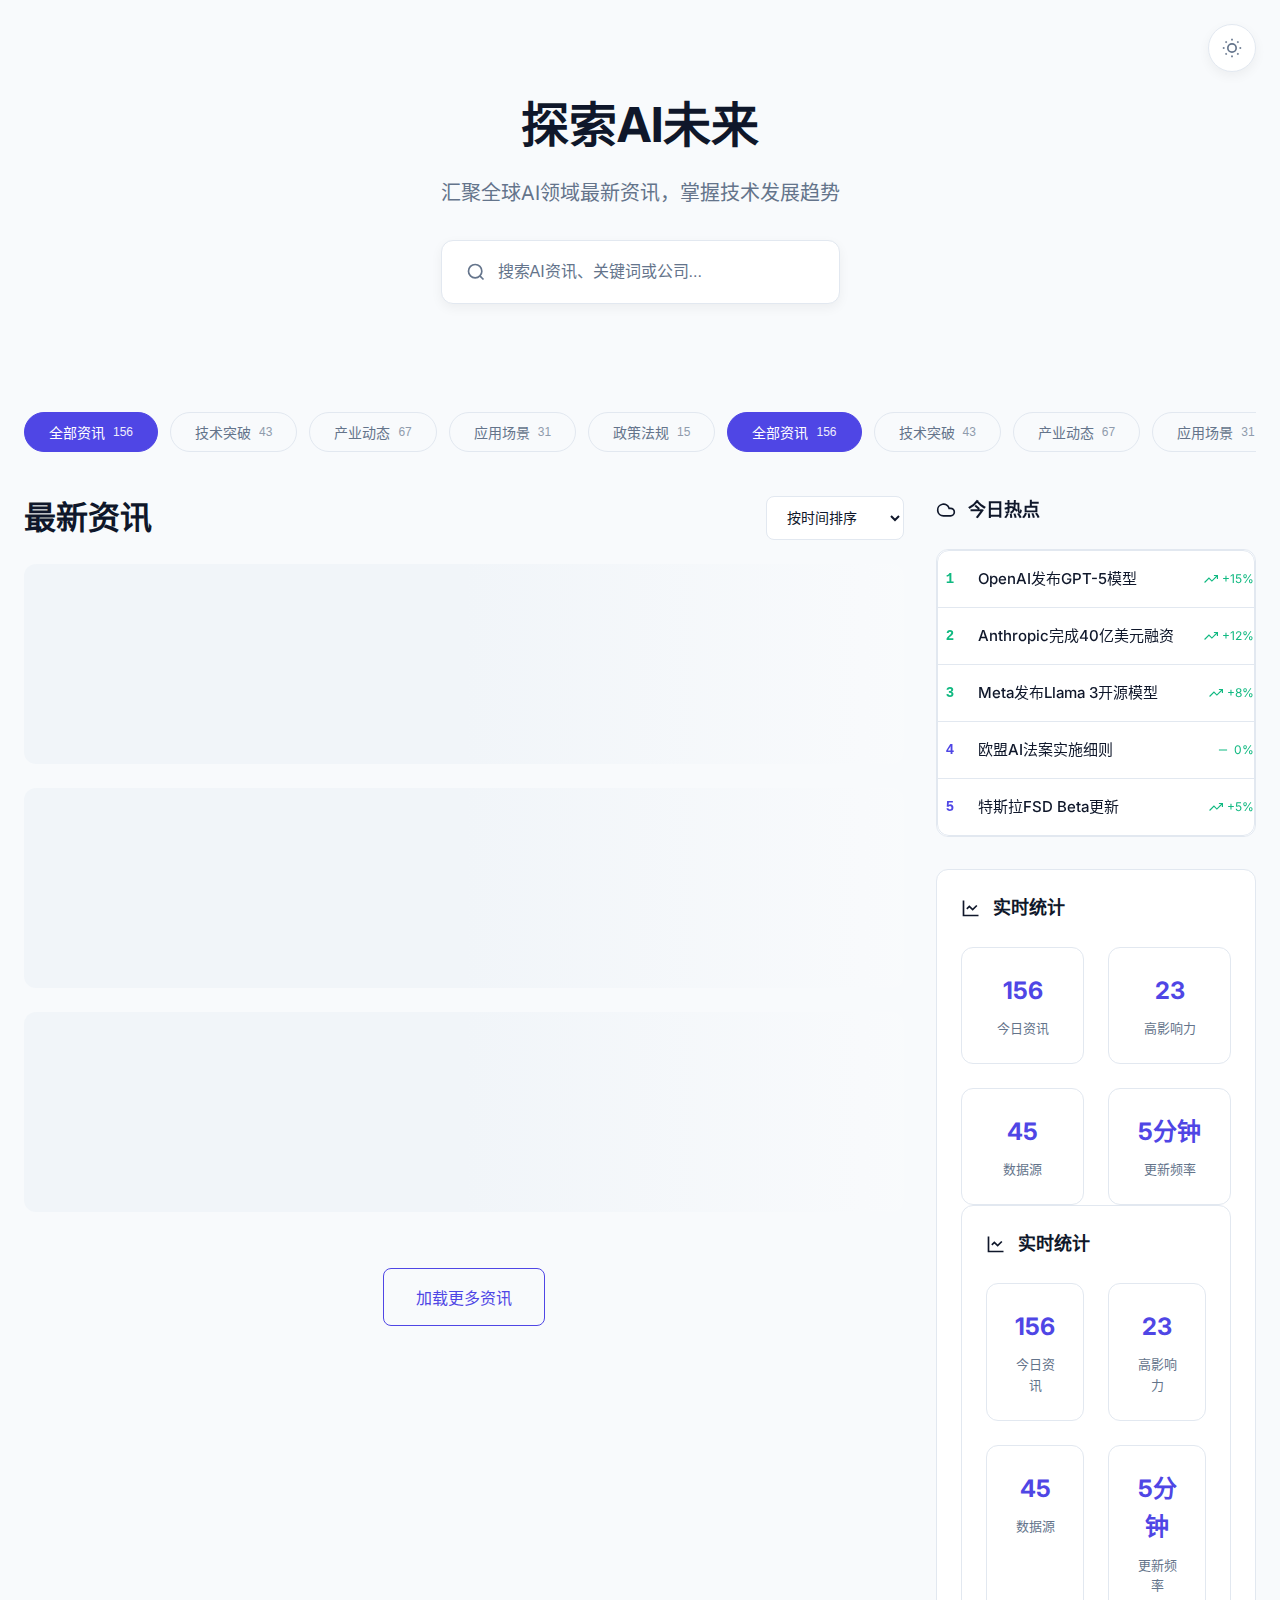
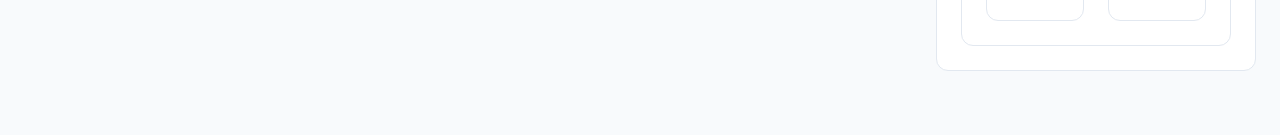
<file: index.html>
<!DOCTYPE html>
<html lang="zh-CN">
<head>
    <meta charset="UTF-8">
    <meta name="viewport" content="width=device-width, initial-scale=1.0">
    <title>AI信息聚合平台 - 探索AI未来</title>
    <link rel="preconnect" href="https://fonts.googleapis.com">
    <link rel="preconnect" href="https://fonts.gstatic.com" crossorigin>
    <link href="https://fonts.googleapis.com/css2?family=Inter:wght@400;500;600;700&display=swap" rel="stylesheet">
    <link rel="stylesheet" href="styles/main.css">
    <link rel="stylesheet" href="styles/components.css">
    <link rel="stylesheet" href="styles/responsive.css">
</head>
<body>
    <!-- 主题切换按钮 -->
    <button id="themeToggle" class="theme-toggle" aria-label="切换主题">
        <svg class="sun-icon" width="20" height="20" viewBox="0 0 24 24" fill="none" stroke="currentColor" stroke-width="2">
            <circle cx="12" cy="12" r="5"/>
            <line x1="12" y1="1" x2="12" y2="3"/>
            <line x1="12" y1="21" x2="12" y2="23"/>
            <line x1="4.22" y1="4.22" x2="5.64" y2="5.64"/>
            <line x1="18.36" y1="18.36" x2="19.78" y2="19.78"/>
            <line x1="1" y1="12" x2="3" y2="12"/>
            <line x1="21" y1="12" x2="23" y2="12"/>
            <line x1="4.22" y1="19.78" x2="5.64" y2="18.36"/>
            <line x1="18.36" y1="5.64" x2="19.78" y2="4.22"/>
        </svg>
        <svg class="moon-icon" width="20" height="20" viewBox="0 0 24 24" fill="none" stroke="currentColor" stroke-width="2">
            <path d="M21 12.79A9 9 0 1 1 11.21 3 7 7 0 0 0 21 12.79z"/>
        </svg>
    </button>

    <!-- 主容器 -->
    <div class="container">
        <!-- Hero搜索区域 -->
        <section class="hero">
            <div class="hero-content">
                <h1 class="hero-title">探索AI未来</h1>
                <p class="hero-subtitle">汇聚全球AI领域最新资讯，掌握技术发展趋势</p>
                
                <!-- 搜索框 -->
                <div class="search-container">
                    <div class="search-box">
                        <svg class="search-icon" width="20" height="20" viewBox="0 0 24 24" fill="none" stroke="currentColor" stroke-width="2">
                            <circle cx="11" cy="11" r="8"/>
                            <path d="m21 21-4.35-4.35"/>
                        </svg>
                        <input 
                            type="text" 
                            id="searchInput" 
                            placeholder="搜索AI资讯、关键词或公司..." 
                            class="search-input"
                        >
                        <button id="clearSearch" class="clear-search" style="display: none;">
                            <svg width="16" height="16" viewBox="0 0 24 24" fill="none" stroke="currentColor" stroke-width="2">
                                <line x1="18" y1="6" x2="6" y2="18"/>
                                <line x1="6" y1="6" x2="18" y2="18"/>
                            </svg>
                        </button>
                    </div>
                </div>
            </div>
        </section>

        <!-- 分类筛选栏 -->
        <section class="filter-section">
            <div class="filter-container">
                <button class="filter-pill active" data-category="all">
                    全部资讯
                    <span class="count">156</span>
                </button>
                <button class="filter-pill" data-category="tech">
                    技术突破
                    <span class="count">43</span>
                </button>
                <button class="filter-pill" data-category="industry">
                    产业动态
                    <span class="count">67</span>
                </button>
                <button class="filter-pill" data-category="application">
                    应用场景
                    <span class="count">31</span>
                </button>
                <button class="filter-pill" data-category="policy">
                    政策法规
                    <span class="count">15</span>
                </button>
            </div>
        </section>

        <!-- 主要内容区域 -->
        <main class="main-content">
            <!-- 左侧信息流 -->
            <section class="content-stream">
                <div class="stream-header">
                    <h2 class="section-title">最新资讯</h2>
                    <div class="sort-options">
                        <select id="sortSelect" class="sort-select">
                            <option value="time">按时间排序</option>
                            <option value="importance">按重要性排序</option>
                            <option value="relevance">按相关性排序</option>
                        </select>
                    </div>
                </div>
                
                <!-- 信息流容器 -->
                <div id="newsContainer" class="news-container">
                    <!-- 新闻卡片将通过JavaScript动态生成 -->
                </div>
                
                <!-- 加载更多按钮 -->
                <div class="load-more-container">
                    <button id="loadMore" class="load-more-btn">
                        加载更多资讯
                    </button>
                </div>
            </section>

            <!-- 右侧边栏 -->
            <aside class="sidebar">
                <!-- 每日热点 -->
                <div class="hot-section">
                    <h3 class="sidebar-title">
                        <svg width="20" height="20" viewBox="0 0 24 24" fill="none" stroke="currentColor" stroke-width="2">
                            <path d="M17.5 19H9a7 7 0 1 1 6.71-9h1.79a4.5 4.5 0 1 1 0 9Z"/>
                        </svg>
                        今日热点
                    </h3>
                    <div class="hot-list" id="hotList">
                        <!-- 热点列表将通过JavaScript动态生成 -->
                    </div>
                </div>

                <!-- 数据统计 -->
                <div class="stats-section">
                    <h3 class="sidebar-title">
                        <svg width="20" height="20" viewBox="0 0 24 24" fill="none" stroke="currentColor" stroke-width="2">
                            <path d="M3 3v18h18"/>
                            <path d="m19 9-5 5-4-4-3 3"/>
                        </svg>
                        实时统计
                    </h3>
                    <div class="stats-grid">
                        <div class="stat-item">
                            <div class="stat-number" id="totalNews">156</div>
                            <div class="stat-label">今日资讯</div>
                        </div>
                        <div class="stat-item">
                            <div class="stat-number" id="highImpact">23</div>
                            <div class="stat-label">高影响力</div>
                        </div>
                        <div class="stat-item">
                            <div class="stat-number" id="dataSources">45</div>
                            <div class="stat-label">数据源</div>
                        </div>
                        <div class="stat-item">
                            <div class="stat-number" id="updateFreq">5分钟</div>
                            <div class="stat-label">更新频率</div>
                        </div>
                    </div>
                </div>
            </aside>
        </main>
    </div>

    <!-- JavaScript -->
    <script src="data/mockData.js"></script>
    <script src="js/utils.js"></script>
    <script src="js/components.js"></script>
    <script src="js/main.js"></script>
</body>
</html>
</file>
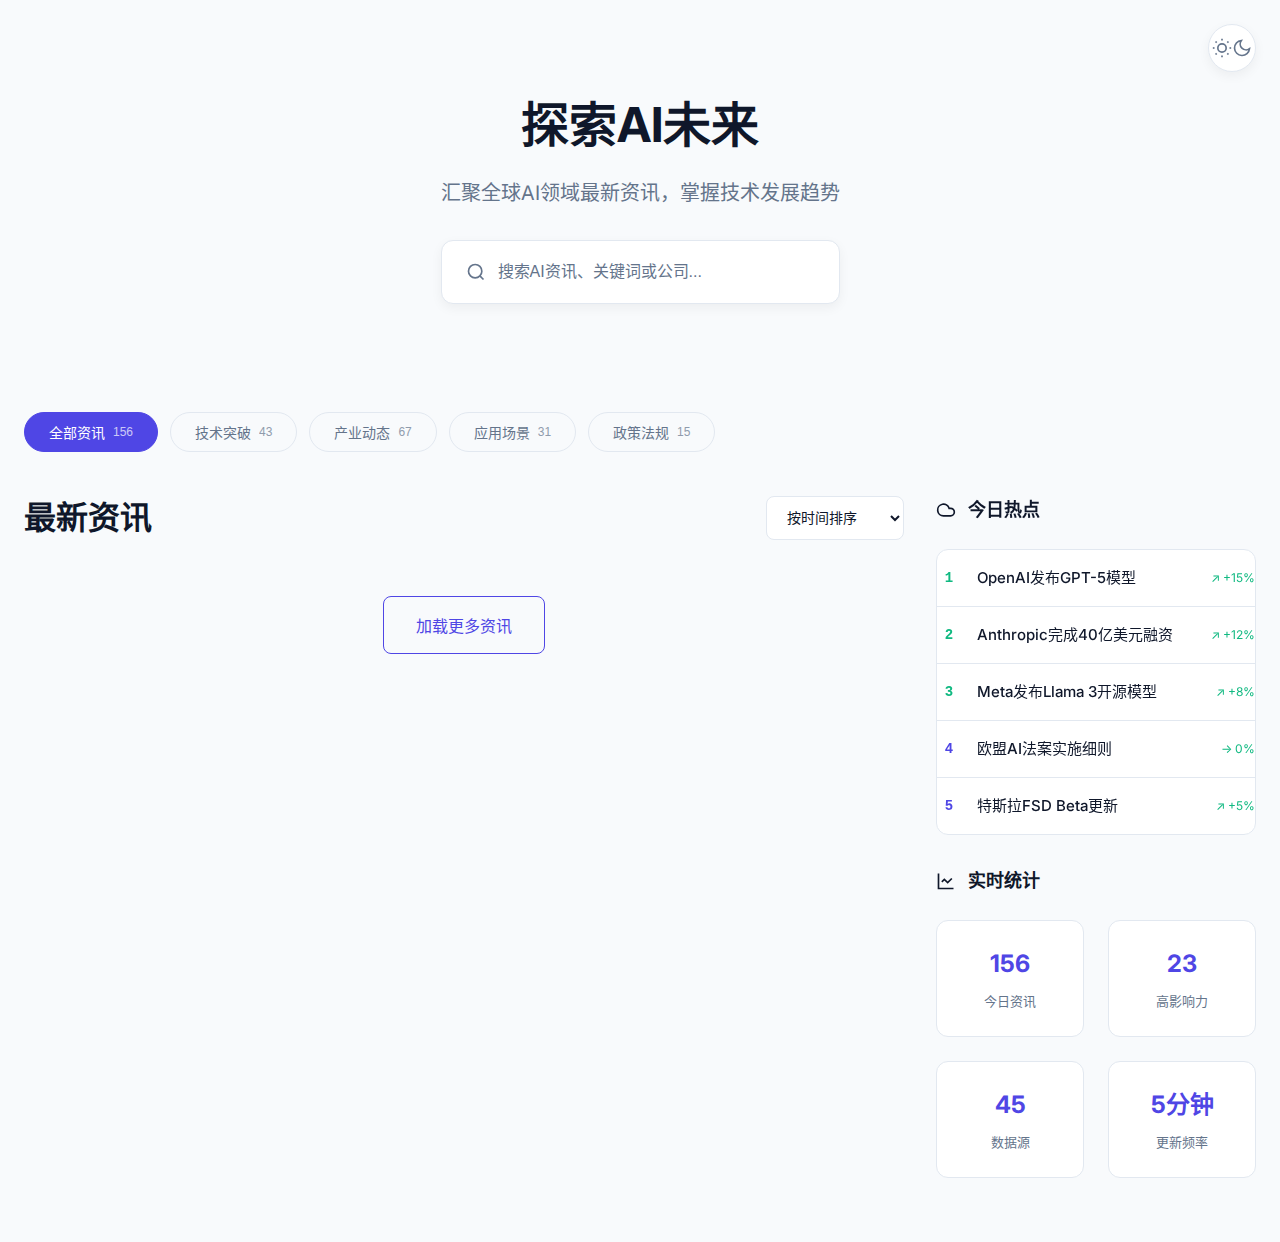
<file: AI信息聚合平台-单文件版.html>
<!DOCTYPE html>
<html lang="zh-CN">
<head>
    <meta charset="UTF-8">
    <meta name="viewport" content="width=device-width, initial-scale=1.0">
    <title>AI信息聚合平台 - 探索AI未来</title>
    <link rel="preconnect" href="https://fonts.googleapis.com">
    <link rel="preconnect" href="https://fonts.gstatic.com" crossorigin>
    <link href="https://fonts.googleapis.com/css2?family=Inter:wght@400;500;600;700&display=swap" rel="stylesheet">
    <style>
        /* ===============================================
           AI信息聚合平台 - 自包含版本
           单文件包含所有样式和功能
           =============================================== */
        
        /* CSS变量定义 - 支持主题切换 */
        :root {
          /* 主色调 */
          --primary-500: #4F46E5;
          --primary-600: #4338CA;
          --primary-100: #E0E7FF;
          
          /* 中性色 - 浅色主题 */
          --bg-page-light: #F8FAFC;
          --bg-surface-light: #FFFFFF;
          --border-light: #E2E8F0;
          --text-primary-light: #0F172A;
          --text-secondary-light: #64748B;
          
          /* 语义色 */
          --color-high-impact: #10B981;
          --color-medium-impact: #F59E0B;
          --color-tag-bg-light: #F1F5F9;
          
          /* 间距系统 (4px Grid) */
          --space-xs: 8px;
          --space-sm: 12px;
          --space-md: 16px;
          --space-lg: 24px;
          --space-xl: 32px;
          --space-xxl: 64px;
          
          /* 圆角 */
          --radius-card: 12px;
          --radius-pill: 999px;
          --radius-button: 8px;
          
          /* 阴影 */
          --shadow-card: 0 4px 12px rgba(0, 0, 0, 0.05);
          --shadow-card-hover: 0 12px 24px -8px rgba(0, 0, 0, 0.12);
          
          /* 字体 */
          --font-family: 'Inter', 'San Francisco', system-ui, -apple-system, sans-serif;
          
          /* 过渡动画 */
          --transition-fast: all 0.2s cubic-bezier(0.4, 0, 0.2, 1);
          --transition-normal: all 0.25s cubic-bezier(0.4, 0, 0.2, 1);
        }

        /* 深色主题 */
        [data-theme="dark"] {
          --bg-page-light: #0F172A;
          --bg-surface-light: #1E293B;
          --border-light: #334155;
          --text-primary-light: #F8FAFC;
          --text-secondary-light: #94A3B8;
          --color-tag-bg-light: #334155;
        }

        /* 基础重置 */
        * {
          margin: 0;
          padding: 0;
          box-sizing: border-box;
        }

        html {
          scroll-behavior: smooth;
        }

        body {
          font-family: var(--font-family);
          font-size: 16px;
          line-height: 1.6;
          color: var(--text-primary-light);
          background-color: var(--bg-page-light);
          transition: var(--transition-normal);
          -webkit-font-smoothing: antialiased;
          -moz-osx-font-smoothing: grayscale;
        }

        /* 主题切换按钮 */
        .theme-toggle {
          position: fixed;
          top: var(--space-lg);
          right: var(--space-lg);
          z-index: 1000;
          width: 48px;
          height: 48px;
          border: 1px solid var(--border-light);
          border-radius: var(--radius-pill);
          background: var(--bg-surface-light);
          color: var(--text-secondary-light);
          cursor: pointer;
          display: flex;
          align-items: center;
          justify-content: center;
          transition: var(--transition-fast);
          box-shadow: var(--shadow-card);
        }

        .theme-toggle:hover {
          color: var(--primary-500);
          transform: translateY(-2px);
          box-shadow: var(--shadow-card-hover);
        }

        [data-theme="dark"] .sun-icon {
          display: none;
        }

        [data-theme="light"] .moon-icon {
          display: none;
        }

        /* 主容器 */
        .container {
          max-width: 1280px;
          margin: 0 auto;
          padding: 0 var(--space-lg);
        }

        /* Hero区域 */
        .hero {
          min-height: 400px;
          display: flex;
          align-items: center;
          justify-content: center;
          text-align: center;
          padding: var(--space-xxl) 0;
        }

        .hero-content {
          max-width: 800px;
        }

        .hero-title {
          font-size: 48px;
          font-weight: 700;
          line-height: 1.2;
          margin-bottom: var(--space-lg);
          color: var(--text-primary-light);
        }

        .hero-subtitle {
          font-size: 20px;
          color: var(--text-secondary-light);
          margin-bottom: var(--space-xl);
          line-height: 1.5;
        }

        /* 搜索容器 */
        .search-container {
          max-width: 600px;
          margin: 0 auto;
        }

        .search-box {
          position: relative;
          display: flex;
          align-items: center;
          height: 64px;
          background: var(--bg-surface-light);
          border: 1px solid var(--border-light);
          border-radius: var(--radius-card);
          padding: 0 var(--space-lg);
          box-shadow: var(--shadow-card);
          transition: var(--transition-fast);
        }

        .search-box:focus-within {
          border-color: var(--primary-500);
          box-shadow: 0 0 0 4px var(--primary-100), var(--shadow-card);
        }

        .search-icon {
          color: var(--text-secondary-light);
          margin-right: var(--space-sm);
          flex-shrink: 0;
        }

        .search-input {
          flex: 1;
          border: none;
          outline: none;
          font-size: 16px;
          background: transparent;
          color: var(--text-primary-light);
        }

        .search-input::placeholder {
          color: var(--text-secondary-light);
        }

        /* 筛选区域 */
        .filter-section {
          margin-bottom: var(--space-xl);
        }

        .filter-container {
          display: flex;
          gap: var(--space-sm);
          overflow-x: auto;
          padding: var(--space-sm) 0;
          -webkit-overflow-scrolling: touch;
        }

        .filter-container::-webkit-scrollbar {
          display: none;
        }

        .filter-pill {
          display: flex;
          align-items: center;
          gap: var(--space-xs);
          height: 40px;
          padding: 0 var(--space-lg);
          border: 1px solid var(--border-light);
          border-radius: var(--radius-pill);
          background: transparent;
          color: var(--text-secondary-light);
          font-size: 14px;
          font-weight: 500;
          cursor: pointer;
          transition: var(--transition-fast);
          white-space: nowrap;
          flex-shrink: 0;
        }

        .filter-pill:hover {
          border-color: var(--primary-500);
          color: var(--text-primary-light);
        }

        .filter-pill.active {
          background: var(--primary-500);
          border-color: var(--primary-500);
          color: white;
        }

        .filter-pill .count {
          font-size: 12px;
          opacity: 0.7;
        }

        /* 主要内容区域 */
        .main-content {
          display: grid;
          grid-template-columns: 1fr 320px;
          gap: var(--space-xl);
          margin-bottom: var(--space-xxl);
        }

        /* 信息流区域 */
        .content-stream {
          min-height: 600px;
        }

        .stream-header {
          display: flex;
          justify-content: space-between;
          align-items: center;
          margin-bottom: var(--space-lg);
        }

        .section-title {
          font-size: 32px;
          font-weight: 600;
          line-height: 1.25;
          color: var(--text-primary-light);
        }

        .sort-select {
          padding: var(--space-sm) var(--space-md);
          border: 1px solid var(--border-light);
          border-radius: var(--radius-button);
          background: var(--bg-surface-light);
          color: var(--text-primary-light);
          font-size: 14px;
          cursor: pointer;
          transition: var(--transition-fast);
        }

        .sort-select:hover {
          border-color: var(--primary-500);
        }

        /* 新闻容器 */
        .news-container {
          display: flex;
          flex-direction: column;
          gap: var(--space-lg);
        }

        /* 新闻卡片 */
        .news-card {
          background: var(--bg-surface-light);
          border: 1px solid var(--border-light);
          border-radius: var(--radius-card);
          padding: var(--space-lg);
          transition: var(--transition-fast);
          cursor: pointer;
          position: relative;
          overflow: hidden;
        }

        .news-card:hover {
          transform: translateY(-4px);
          box-shadow: var(--shadow-card-hover);
          border-color: var(--primary-500);
        }

        .news-card::before {
          content: '';
          position: absolute;
          top: 0;
          left: 0;
          right: 0;
          height: 3px;
          background: linear-gradient(90deg, var(--primary-500), var(--primary-600));
          transform: scaleX(0);
          transition: transform 0.3s ease;
        }

        .news-card:hover::before {
          transform: scaleX(1);
        }

        /* 卡片头部 */
        .card-header {
          display: flex;
          justify-content: space-between;
          align-items: flex-start;
          margin-bottom: var(--space-md);
        }

        .source-info {
          display: flex;
          align-items: center;
          gap: var(--space-xs);
        }

        .source-icon {
          width: 16px;
          height: 16px;
          border-radius: 50%;
          flex-shrink: 0;
        }

        .source-name {
          font-size: 13px;
          color: var(--text-secondary-light);
          font-weight: 500;
        }

        .publish-time {
          font-size: 13px;
          color: var(--text-secondary-light);
        }

        /* 重要性评分 */
        .importance-badge {
          display: flex;
          align-items: center;
          gap: var(--space-xs);
          padding: 4px var(--space-sm);
          border-radius: var(--radius-pill);
          font-size: 12px;
          font-weight: 600;
          flex-shrink: 0;
        }

        .importance-badge.high {
          background: var(--color-high-impact);
          color: white;
        }

        .importance-badge.medium {
          background: var(--color-medium-impact);
          color: white;
        }

        .importance-badge.low {
          background: var(--color-tag-bg-light);
          color: var(--text-secondary-light);
        }

        /* 卡片标题 */
        .card-title {
          font-size: 20px;
          font-weight: 600;
          line-height: 1.4;
          color: var(--text-primary-light);
          margin-bottom: var(--space-md);
          display: -webkit-box;
          -webkit-line-clamp: 2;
          -webkit-box-orient: vertical;
          overflow: hidden;
        }

        .card-title:hover {
          color: var(--primary-500);
        }

        /* 卡片摘要 */
        .card-summary {
          font-size: 16px;
          line-height: 1.6;
          color: var(--text-secondary-light);
          margin-bottom: var(--space-md);
          display: -webkit-box;
          -webkit-line-clamp: 3;
          -webkit-box-orient: vertical;
          overflow: hidden;
        }

        /* 卡片底部 */
        .card-footer {
          display: flex;
          flex-wrap: wrap;
          gap: var(--space-xs);
        }

        .keyword-tag {
          padding: 4px var(--space-sm);
          background: var(--color-tag-bg-light);
          color: var(--text-secondary-light);
          font-size: 13px;
          border-radius: var(--radius-pill);
          font-weight: 500;
          transition: var(--transition-fast);
        }

        .keyword-tag:hover {
          background: var(--primary-100);
          color: var(--primary-600);
          cursor: pointer;
        }

        /* 边栏 */
        .sidebar {
          display: flex;
          flex-direction: column;
          gap: var(--space-xl);
        }

        .sidebar-title {
          display: flex;
          align-items: center;
          gap: var(--space-sm);
          font-size: 18px;
          font-weight: 600;
          color: var(--text-primary-light);
          margin-bottom: var(--space-lg);
        }

        /* 热点列表 */
        .hot-section {
          position: sticky;
          top: var(--space-lg);
        }

        .hot-list {
          background: var(--bg-surface-light);
          border: 1px solid var(--border-light);
          border-radius: var(--radius-card);
          overflow: hidden;
        }

        .hot-item {
          display: flex;
          align-items: center;
          padding: var(--space-md) 0;
          border-bottom: 1px solid var(--border-light);
          transition: var(--transition-fast);
          cursor: pointer;
        }

        .hot-item:last-child {
          border-bottom: none;
        }

        .hot-item:hover {
          background: var(--color-tag-bg-light);
          padding-left: var(--space-sm);
        }

        .hot-rank {
          width: 24px;
          height: 24px;
          display: flex;
          align-items: center;
          justify-content: center;
          font-family: 'SF Mono', 'Monaco', 'Inconsolata', monospace;
          font-size: 14px;
          font-weight: 600;
          color: var(--primary-500);
          margin-right: var(--space-md);
          flex-shrink: 0;
        }

        .hot-rank.top-3 {
          color: var(--color-high-impact);
        }

        .hot-title {
          flex: 1;
          font-size: 15px;
          font-weight: 500;
          line-height: 1.4;
          color: var(--text-primary-light);
          display: -webkit-box;
          -webkit-line-clamp: 2;
          -webkit-box-orient: vertical;
          overflow: hidden;
        }

        .hot-trend {
          display: flex;
          align-items: center;
          gap: 4px;
          margin-left: var(--space-sm);
          color: var(--color-high-impact);
          font-size: 12px;
          flex-shrink: 0;
        }

        /* 统计网格 */
        .stats-grid {
          display: grid;
          grid-template-columns: 1fr 1fr;
          gap: var(--space-lg);
        }

        .stat-item {
          text-align: center;
          padding: var(--space-lg);
          background: var(--bg-surface-light);
          border: 1px solid var(--border-light);
          border-radius: var(--radius-card);
          transition: var(--transition-fast);
        }

        .stat-item:hover {
          transform: translateY(-2px);
          box-shadow: var(--shadow-card-hover);
        }

        .stat-number {
          font-size: 24px;
          font-weight: 700;
          color: var(--primary-500);
          margin-bottom: var(--space-xs);
        }

        .stat-label {
          font-size: 13px;
          color: var(--text-secondary-light);
          font-weight: 500;
        }

        /* 加载更多按钮 */
        .load-more-container {
          display: flex;
          justify-content: center;
          margin-top: var(--space-xl);
        }

        .load-more-btn {
          padding: var(--space-md) var(--space-xl);
          border: 1px solid var(--primary-500);
          border-radius: var(--radius-button);
          background: transparent;
          color: var(--primary-500);
          font-size: 16px;
          font-weight: 500;
          cursor: pointer;
          transition: var(--transition-fast);
        }

        .load-more-btn:hover {
          background: var(--primary-500);
          color: white;
          transform: translateY(-2px);
        }

        /* 动画 */
        @keyframes fadeInUp {
          from {
            opacity: 0;
            transform: translateY(20px);
          }
          to {
            opacity: 1;
            transform: translateY(0);
          }
        }

        .fade-in-up {
          animation: fadeInUp 0.5s ease-out;
        }

        /* 滚动条样式 */
        ::-webkit-scrollbar {
          width: 6px;
        }

        ::-webkit-scrollbar-track {
          background: var(--color-tag-bg-light);
        }

        ::-webkit-scrollbar-thumb {
          background: var(--text-secondary-light);
          border-radius: 3px;
        }

        ::-webkit-scrollbar-thumb:hover {
          background: var(--primary-500);
        }

        /* 响应式设计 */
        @media (max-width: 768px) {
          .container {
            padding: 0 var(--space-sm);
          }
          
          .hero {
            min-height: 300px;
            padding: var(--space-xl) 0;
          }
          
          .hero-title {
            font-size: 32px;
          }
          
          .hero-subtitle {
            font-size: 16px;
          }
          
          .main-content {
            display: block;
          }
          
          .sidebar {
            margin-top: var(--space-xl);
          }
          
          .section-title {
            font-size: 24px;
          }
          
          .card-title {
            font-size: 18px;
          }
          
          .stats-grid {
            grid-template-columns: 1fr;
          }
        }

        /* 高亮搜索结果 */
        .search-highlight {
          background: var(--primary-100);
          color: var(--primary-600);
          padding: 2px 4px;
          border-radius: 4px;
          font-weight: 500;
        }

        /* 徽章组件 */
        .badge {
          display: inline-flex;
          align-items: center;
          gap: 4px;
          padding: 2px var(--space-xs);
          border-radius: var(--radius-pill);
          font-size: 11px;
          font-weight: 600;
          text-transform: uppercase;
          letter-spacing: 0.5px;
        }

        .badge.new {
          background: var(--color-high-impact);
          color: white;
        }

        .badge.trending {
          background: var(--color-medium-impact);
          color: white;
        }
    </style>
</head>
<body>
    <!-- 主题切换按钮 -->
    <button id="themeToggle" class="theme-toggle" aria-label="切换主题">
        <svg class="sun-icon" width="20" height="20" viewBox="0 0 24 24" fill="none" stroke="currentColor" stroke-width="2">
            <circle cx="12" cy="12" r="5"/>
            <line x1="12" y1="1" x2="12" y2="3"/>
            <line x1="12" y1="21" x2="12" y2="23"/>
            <line x1="4.22" y1="4.22" x2="5.64" y2="5.64"/>
            <line x1="18.36" y1="18.36" x2="19.78" y2="19.78"/>
            <line x1="1" y1="12" x2="3" y2="12"/>
            <line x1="21" y1="12" x2="23" y2="12"/>
            <line x1="4.22" y1="19.78" x2="5.64" y2="18.36"/>
            <line x1="18.36" y1="5.64" x2="19.78" y2="4.22"/>
        </svg>
        <svg class="moon-icon" width="20" height="20" viewBox="0 0 24 24" fill="none" stroke="currentColor" stroke-width="2">
            <path d="M21 12.79A9 9 0 1 1 11.21 3 7 7 0 0 0 21 12.79z"/>
        </svg>
    </button>

    <!-- 主容器 -->
    <div class="container">
        <!-- Hero搜索区域 -->
        <section class="hero">
            <div class="hero-content">
                <h1 class="hero-title">探索AI未来</h1>
                <p class="hero-subtitle">汇聚全球AI领域最新资讯，掌握技术发展趋势</p>
                
                <!-- 搜索框 -->
                <div class="search-container">
                    <div class="search-box">
                        <svg class="search-icon" width="20" height="20" viewBox="0 0 24 24" fill="none" stroke="currentColor" stroke-width="2">
                            <circle cx="11" cy="11" r="8"/>
                            <path d="m21 21-4.35-4.35"/>
                        </svg>
                        <input 
                            type="text" 
                            id="searchInput" 
                            placeholder="搜索AI资讯、关键词或公司..." 
                            class="search-input"
                        >
                    </div>
                </div>
            </div>
        </section>

        <!-- 分类筛选栏 -->
        <section class="filter-section">
            <div class="filter-container">
                <button class="filter-pill active" data-category="all">
                    全部资讯
                    <span class="count">156</span>
                </button>
                <button class="filter-pill" data-category="tech">
                    技术突破
                    <span class="count">43</span>
                </button>
                <button class="filter-pill" data-category="industry">
                    产业动态
                    <span class="count">67</span>
                </button>
                <button class="filter-pill" data-category="application">
                    应用场景
                    <span class="count">31</span>
                </button>
                <button class="filter-pill" data-category="policy">
                    政策法规
                    <span class="count">15</span>
                </button>
            </div>
        </section>

        <!-- 主要内容区域 -->
        <main class="main-content">
            <!-- 左侧信息流 -->
            <section class="content-stream">
                <div class="stream-header">
                    <h2 class="section-title">最新资讯</h2>
                    <select id="sortSelect" class="sort-select">
                        <option value="time">按时间排序</option>
                        <option value="importance">按重要性排序</option>
                        <option value="relevance">按相关性排序</option>
                    </select>
                </div>
                
                <!-- 信息流容器 -->
                <div id="newsContainer" class="news-container">
                    <!-- 新闻卡片将通过JavaScript动态生成 -->
                </div>
                
                <!-- 加载更多按钮 -->
                <div class="load-more-container">
                    <button id="loadMore" class="load-more-btn">
                        加载更多资讯
                    </button>
                </div>
            </section>

            <!-- 右侧边栏 -->
            <aside class="sidebar">
                <!-- 每日热点 -->
                <div class="hot-section">
                    <h3 class="sidebar-title">
                        <svg width="20" height="20" viewBox="0 0 24 24" fill="none" stroke="currentColor" stroke-width="2">
                            <path d="M17.5 19H9a7 7 0 1 1 6.71-9h1.79a4.5 4.5 0 1 1 0 9Z"/>
                        </svg>
                        今日热点
                    </h3>
                    <div class="hot-list" id="hotList">
                        <div class="hot-item">
                            <div class="hot-rank top-3">1</div>
                            <div class="hot-title">OpenAI发布GPT-5模型</div>
                            <div class="hot-trend">↗ +15%</div>
                        </div>
                        <div class="hot-item">
                            <div class="hot-rank top-3">2</div>
                            <div class="hot-title">Anthropic完成40亿美元融资</div>
                            <div class="hot-trend">↗ +12%</div>
                        </div>
                        <div class="hot-item">
                            <div class="hot-rank top-3">3</div>
                            <div class="hot-title">Meta发布Llama 3开源模型</div>
                            <div class="hot-trend">↗ +8%</div>
                        </div>
                        <div class="hot-item">
                            <div class="hot-rank">4</div>
                            <div class="hot-title">欧盟AI法案实施细则</div>
                            <div class="hot-trend">→ 0%</div>
                        </div>
                        <div class="hot-item">
                            <div class="hot-rank">5</div>
                            <div class="hot-title">特斯拉FSD Beta更新</div>
                            <div class="hot-trend">↗ +5%</div>
                        </div>
                    </div>
                </div>

                <!-- 数据统计 -->
                <div class="stats-section">
                    <h3 class="sidebar-title">
                        <svg width="20" height="20" viewBox="0 0 24 24" fill="none" stroke="currentColor" stroke-width="2">
                            <path d="M3 3v18h18"/>
                            <path d="m19 9-5 5-4-4-3 3"/>
                        </svg>
                        实时统计
                    </h3>
                    <div class="stats-grid">
                        <div class="stat-item">
                            <div class="stat-number">156</div>
                            <div class="stat-label">今日资讯</div>
                        </div>
                        <div class="stat-item">
                            <div class="stat-number">23</div>
                            <div class="stat-label">高影响力</div>
                        </div>
                        <div class="stat-item">
                            <div class="stat-number">45</div>
                            <div class="stat-label">数据源</div>
                        </div>
                        <div class="stat-item">
                            <div class="stat-number">5分钟</div>
                            <div class="stat-label">更新频率</div>
                        </div>
                    </div>
                </div>
            </aside>
        </main>
    </div>

    <script>
        // ===============================================
        // 模拟数据
        // ===============================================
        
        const mockNewsData = [
          {
            id: 1,
            title: "OpenAI发布GPT-5模型：多模态能力实现重大突破",
            summary: "OpenAI今日正式发布GPT-5模型，该模型在推理能力、多模态理解和代码生成方面实现显著提升。新模型支持文本、图像、音频和视频的联合处理，在复杂任务上的表现接近人类水平。",
            category: "tech",
            source: "OpenAI官方博客",
            sourceIcon: "https://images.unsplash.com/photo-1677442136019-21780ecad995?w=32&h=32&fit=crop&crop=faces",
            publishTime: "2小时前",
            importance: 9.5,
            keywords: ["GPT-5", "多模态", "OpenAI", "大语言模型"],
            sentiment: "positive",
            url: "https://openai.com/blog/gpt-5",
            isNew: true,
            isTrending: true
          },
          {
            id: 2,
            title: "Google DeepMind推出AlphaCode 2.0：编程能力接近人类程序员",
            summary: "Google DeepMind发布了AlphaCode 2.0系统，该系统在编程竞赛中表现出色，能够解决复杂算法问题。新的系统在代码生成准确率和执行效率方面都有显著提升。",
            category: "tech",
            source: "DeepMind",
            sourceIcon: "https://images.unsplash.com/photo-1633265486064-086b219458ec?w=32&h=32&fit=crop&crop=faces",
            publishTime: "4小时前",
            importance: 8.8,
            keywords: ["AlphaCode", "编程AI", "Google", "代码生成"],
            sentiment: "positive",
            url: "https://deepmind.com/blog/alphacode-2",
            isNew: true,
            isTrending: false
          },
          {
            id: 3,
            title: "Anthropic完成40亿美元C轮融资，估值达到180亿美元",
            summary: "人工智能安全公司Anthropic完成40亿美元的C轮融资，由Amazon和Google共同领投。本轮融资将用于推进AI安全研究和Claude模型的开发。",
            category: "industry",
            source: "TechCrunch",
            sourceIcon: "https://images.unsplash.com/photo-1611224923853-80b023f02d71?w=32&h=32&fit=crop&crop=faces",
            publishTime: "6小时前",
            importance: 9.2,
            keywords: ["Anthropic", "融资", "Claude", "AI安全"],
            sentiment: "positive",
            url: "https://techcrunch.com/2025/12/18/anthropic-funding",
            isNew: false,
            isTrending: true
          },
          {
            id: 4,
            title: "Meta发布Llama 3：开源大模型的新里程碑",
            summary: "Meta发布了Llama 3开源大语言模型，该模型在多项基准测试中超越了GPT-3.5。模型提供70B和405B两个版本，支持多种编程语言和复杂的推理任务。",
            category: "tech",
            source: "Meta AI",
            sourceIcon: "https://images.unsplash.com/photo-1611926653458-09294b3142bf?w=32&h=32&fit=crop&crop=faces",
            publishTime: "8小时前",
            importance: 9.0,
            keywords: ["Llama 3", "开源", "Meta", "大语言模型"],
            sentiment: "positive",
            url: "https://ai.meta.com/blog/llama-3",
            isNew: false,
            isTrending: true
          },
          {
            id: 5,
            title: "欧盟发布《AI法案》实施细则，2025年3月正式生效",
            summary: "欧盟委员会发布了《AI法案》的详细实施细则，对高风险AI系统提出具体要求。该法案将于2025年3月开始实施，将对全球AI行业产生深远影响。",
            category: "policy",
            source: "欧盟委员会",
            sourceIcon: "https://images.unsplash.com/photo-1518895949257-7621c3c786d7?w=32&h=32&fit=crop&crop=faces",
            publishTime: "10小时前",
            importance: 8.5,
            keywords: ["AI法案", "欧盟", "监管", "高风险AI"],
            sentiment: "neutral",
            url: "https://ec.europa.eu/ai-act-implementation",
            isNew: false,
            isTrending: false
          },
          {
            id: 6,
            title: "NVIDIA发布H200 GPU：AI训练性能提升2.4倍",
            summary: "NVIDIA发布了专为AI训练设计的H200 GPU，采用最新的Hopper架构。该GPU在大型语言模型训练方面的性能相比H100提升2.4倍，内存带宽提升2.8倍。",
            category: "tech",
            source: "NVIDIA",
            sourceIcon: "https://images.unsplash.com/photo-1518709268805-4e9042af2176?w=32&h=32&fit=crop&crop=faces",
            publishTime: "12小时前",
            importance: 8.7,
            keywords: ["H200", "NVIDIA", "GPU", "AI训练"],
            sentiment: "positive",
            url: "https://nvidianews.nvidia.com/news/h200-gpu",
            isNew: false,
            isTrending: false
          }
        ];

        // ===============================================
        // 工具函数
        // ===============================================
        
        function debounce(func, delay) {
          let timeoutId;
          return function (...args) {
            clearTimeout(timeoutId);
            timeoutId = setTimeout(() => func.apply(this, args), delay);
          };
        }

        function highlightSearchText(text, query) {
          if (!query) return text;
          const regex = new RegExp(`(${query})`, 'gi');
          return text.replace(regex, '<span class="search-highlight">$1</span>');
        }

        function getImportanceLevel(score) {
          if (score >= 8.5) return 'high';
          if (score >= 7.0) return 'medium';
          return 'low';
        }

        // ===============================================
        // 主应用逻辑
        // ===============================================
        
        class AIInfoApp {
          constructor() {
            this.currentPage = 1;
            this.pageSize = 10;
            this.currentCategory = 'all';
            this.currentQuery = '';
            this.currentSort = 'time';
            this.allNews = mockNewsData;
            this.filteredNews = [];
            this.displayedNews = [];
            
            this.init();
          }
          
          init() {
            this.initTheme();
            this.bindEvents();
            this.applyFilters();
          }
          
          initTheme() {
            const savedTheme = localStorage.get('theme', 'light');
            this.setTheme(savedTheme);
            
            document.getElementById('themeToggle').addEventListener('click', () => {
              const currentTheme = document.documentElement.getAttribute('data-theme') || 'light';
              const newTheme = currentTheme === 'light' ? 'dark' : 'light';
              this.setTheme(newTheme);
            });
          }
          
          setTheme(theme) {
            document.documentElement.setAttribute('data-theme', theme);
            localStorage.setItem('theme', theme);
          }
          
          bindEvents() {
            // 搜索功能
            const searchInput = document.getElementById('searchInput');
            searchInput.addEventListener('input', debounce((e) => {
              this.handleSearch(e.target.value);
            }, 300));
            
            // 分类筛选
            document.querySelectorAll('.filter-pill').forEach(btn => {
              btn.addEventListener('click', (e) => {
                document.querySelectorAll('.filter-pill').forEach(b => b.classList.remove('active'));
                e.target.classList.add('active');
                this.filterByCategory(e.target.dataset.category);
              });
            });
            
            // 排序功能
            document.getElementById('sortSelect').addEventListener('change', (e) => {
              this.handleSort(e.target.value);
            });
          }
          
          handleSearch(query) {
            this.currentQuery = query.trim();
            this.currentPage = 1;
            this.applyFilters();
          }
          
          filterByCategory(category) {
            this.currentCategory = category;
            this.currentPage = 1;
            this.applyFilters();
          }
          
          handleSort(sort) {
            this.currentSort = sort;
            this.currentPage = 1;
            this.applyFilters();
          }
          
          applyFilters() {
筛选
            let            // 分类 filtered = this.allNews;
            if (this.currentCategory !== 'all') {
              filtered = filtered.filter(news => news.category === this.currentCategory);
            }
            
            // 搜索筛选
            if (this.currentQuery) {
              const lowerQuery = this.currentQuery.toLowerCase();
              filtered = filtered.filter(news => 
                news.title.toLowerCase().includes(lowerQuery) ||
                news.summary.toLowerCase().includes(lowerQuery) ||
                news.keywords.some(keyword => keyword.toLowerCase().includes(lowerQuery))
              );
            }
            
            // 排序
            if (this.currentSort === 'importance') {
              filtered.sort((a, b) => b.importance - a.importance);
            }
            
            this.filteredNews = filtered;
            this.updateDisplay();
          }
          
          updateDisplay() {
            const startIndex = 0;
            const endIndex = this.currentPage * this.pageSize;
            this.displayedNews = this.filteredNews.slice(startIndex, endIndex);
            this.renderNewsList();
          }
          
          renderNewsList() {
            const container = document.getElementById('newsContainer');
            container.innerHTML = '';
            
            this.displayedNews.forEach(newsItem => {
              const importanceLevel = getImportanceLevel(newsItem.importance);
              const title = this.currentQuery ? highlightSearchText(newsItem.title, this.currentQuery) : newsItem.title;
              const summary = this.currentQuery ? highlightSearchText(newsItem.summary, this.currentQuery) : newsItem.summary;
              
              const card = document.createElement('div');
              card.className = 'news-card fade-in-up';
              card.innerHTML = `
                <div class="card-header">
                  <div class="source-info">
                    <img src="${newsItem.sourceIcon}" alt="${newsItem.source}" class="source-icon" onerror="this.src='[data-uri]'">
                    <span class="source-name">${newsItem.source}</span>
                    <span class="publish-time">${newsItem.publishTime}</span>
                  </div>
                  <div class="importance-badge ${importanceLevel}">
                    <span class="importance-score">${newsItem.importance.toFixed(1)}</span>
                    ${newsItem.isNew ? '<span class="badge new">NEW</span>' : ''}
                    ${newsItem.isTrending ? '<span class="badge trending">HOT</span>' : ''}
                  </div>
                </div>
                
                <h3 class="card-title">${title}</h3>
                <p class="card-summary">${summary}</p>
                
                <div class="card-footer">
                  ${newsItem.keywords.map(keyword => 
                    `<span class="keyword-tag">${keyword}</span>`
                  ).join('')}
                </div>
              `;
              
              card.addEventListener('click', () => {
                window.open(newsItem.url, '_blank');
              });
              
              container.appendChild(card);
            });
          }
        }

        // 页面加载完成后初始化应用
        document.addEventListener('DOMContentLoaded', () => {
          window.aiApp = new AIInfoApp();
        });
    </script>
</body>
</html>
</file>
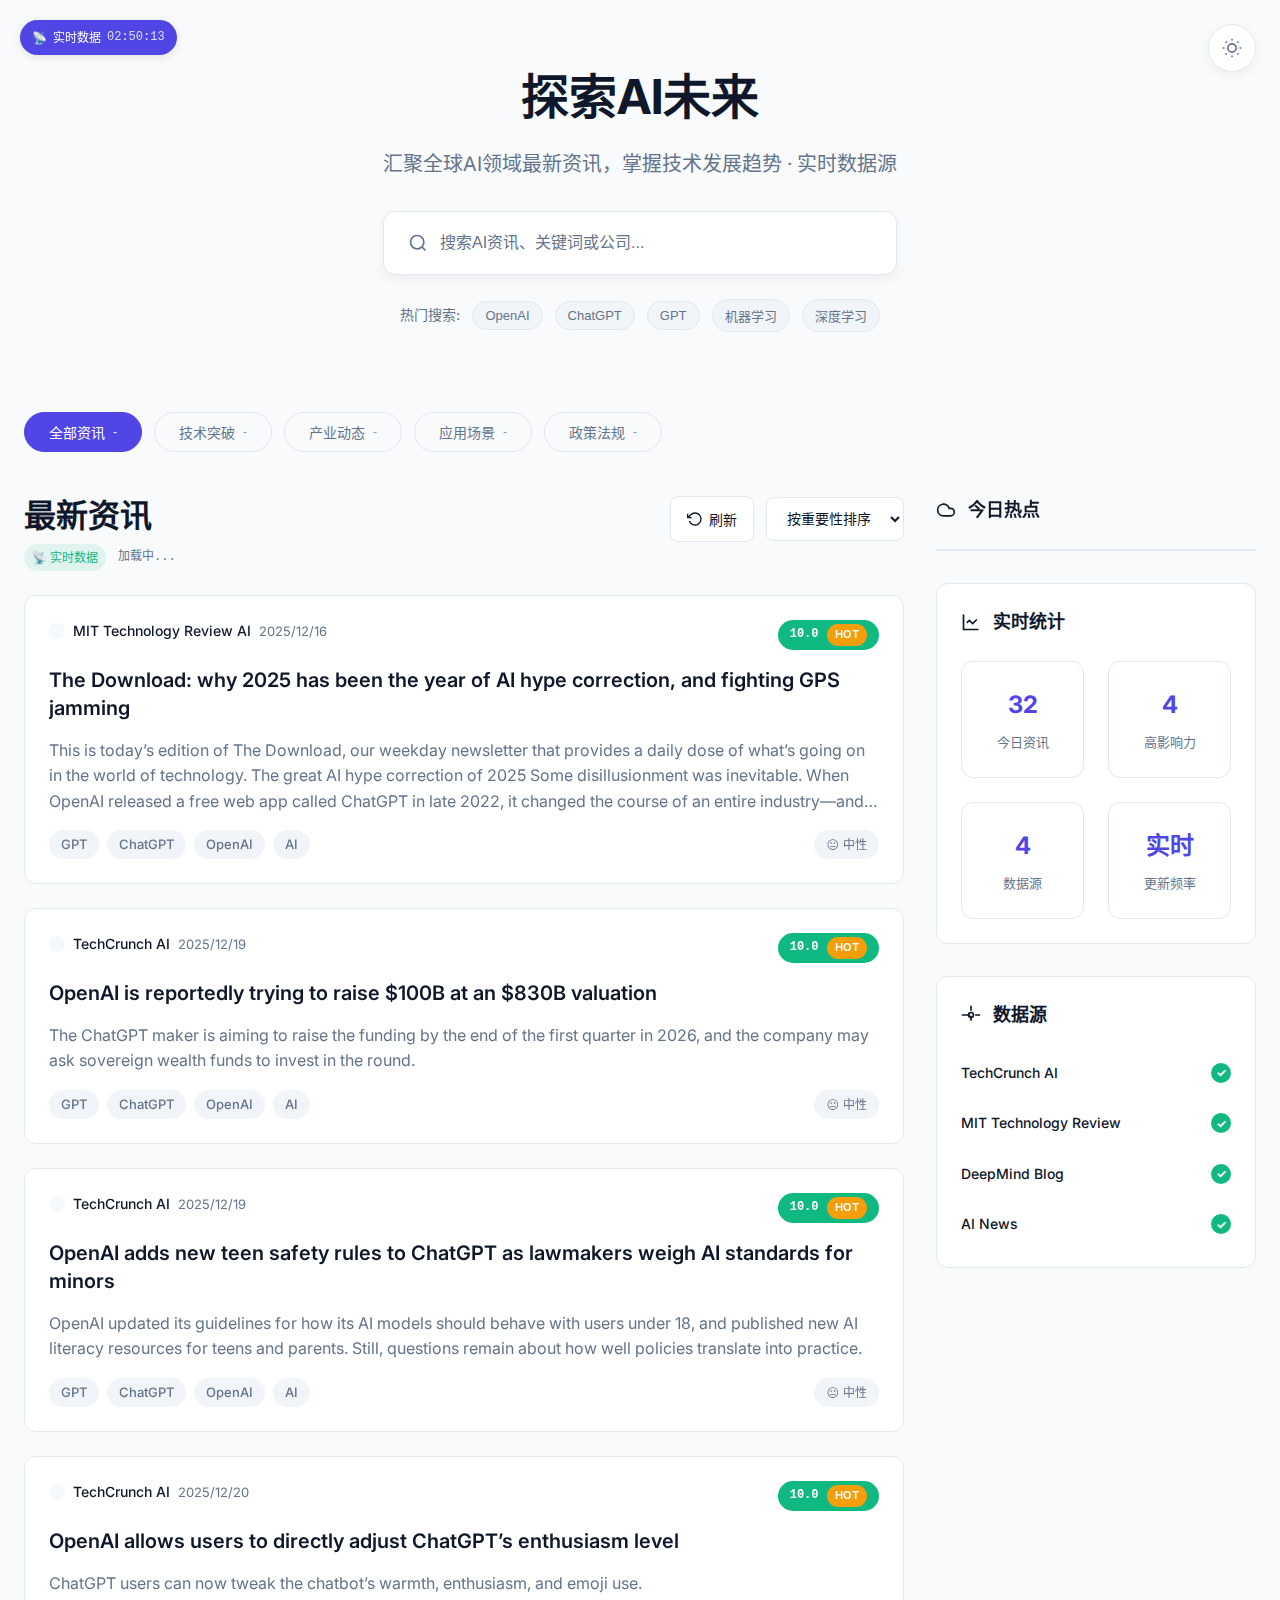
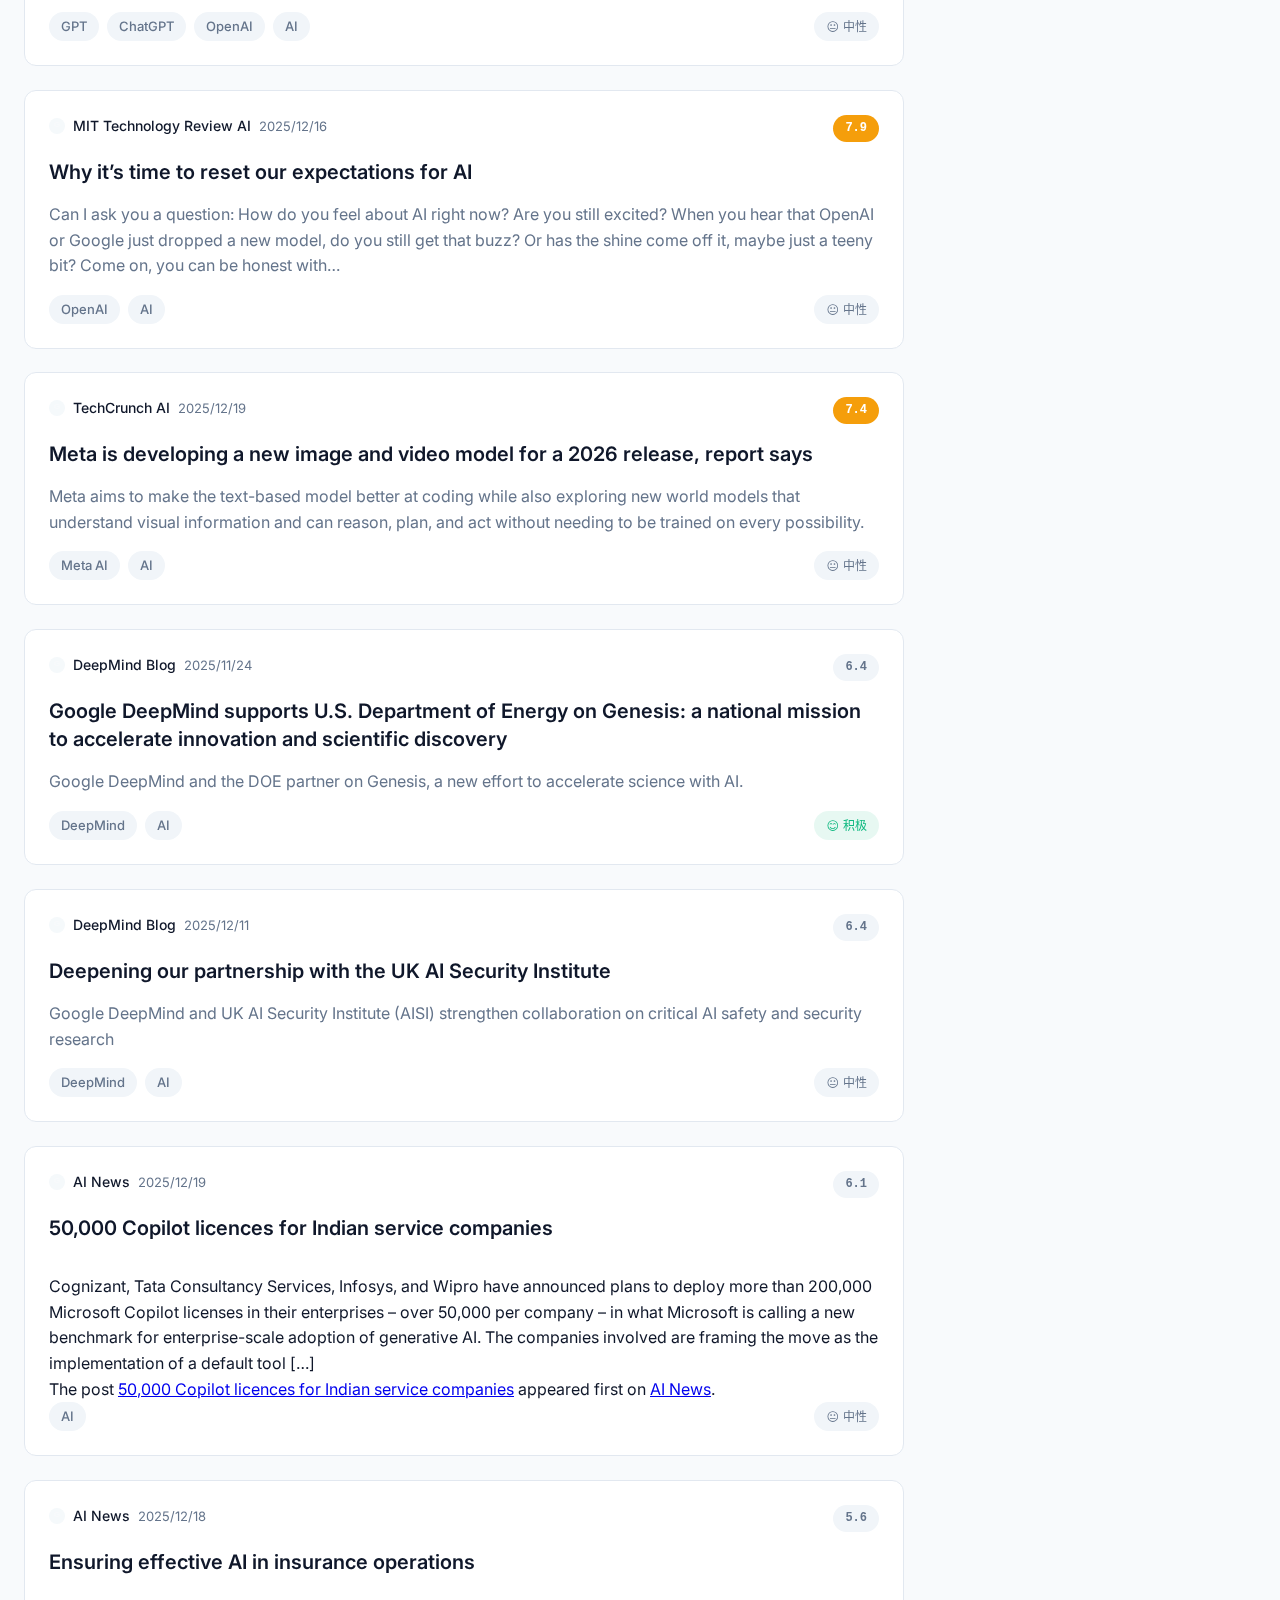
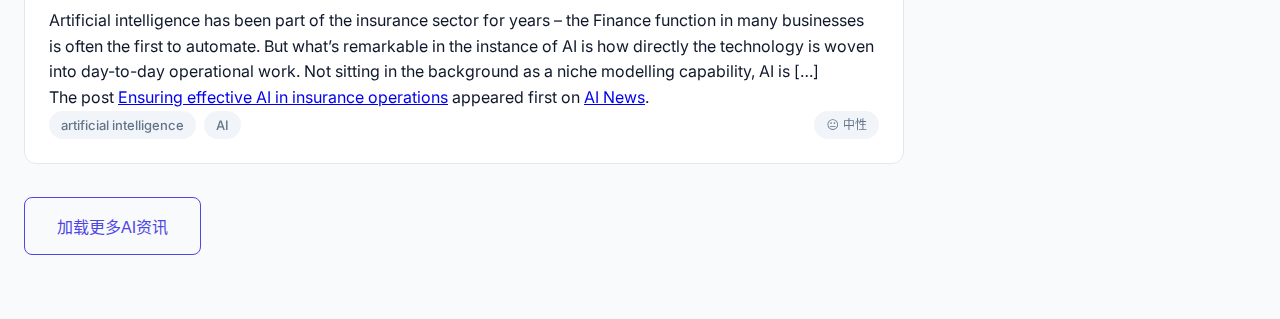
<file: index_realdata.html>
<!DOCTYPE html>
<html lang="zh-CN">
<head>
    <meta charset="UTF-8">
    <meta name="viewport" content="width=device-width, initial-scale=1.0">
    <title>AI信息聚合平台 - 实时资讯</title>
    <meta name="description" content="汇聚全球AI领域最新资讯，掌握技术发展趋势。基于真实数据源的智能信息聚合平台。">
    <link rel="preconnect" href="https://fonts.googleapis.com">
    <link rel="preconnect" href="https://fonts.gstatic.com" crossorigin>
    <link href="https://fonts.googleapis.com/css2?family=Inter:wght@400;500;600;700&display=swap" rel="stylesheet">
    <link rel="stylesheet" href="styles/main.css">
    <link rel="stylesheet" href="styles/components.css">
    <link rel="stylesheet" href="styles/responsive.css">
    <link rel="stylesheet" href="styles/realdata.css">
</head>
<body>
    <!-- 主题切换按钮 -->
    <button id="themeToggle" class="theme-toggle" aria-label="切换主题">
        <svg class="sun-icon" width="20" height="20" viewBox="0 0 24 24" fill="none" stroke="currentColor" stroke-width="2">
            <circle cx="12" cy="12" r="5"/>
            <line x1="12" y1="1" x2="12" y2="3"/>
            <line x1="12" y1="21" x2="12" y2="23"/>
            <line x1="4.22" y1="4.22" x2="5.64" y2="5.64"/>
            <line x1="18.36" y1="18.36" x2="19.78" y2="19.78"/>
            <line x1="1" y1="12" x2="3" y2="12"/>
            <line x1="21" y1="12" x2="23" y2="12"/>
            <line x1="4.22" y1="19.78" x2="5.64" y2="18.36"/>
            <line x1="18.36" y1="5.64" x2="19.78" y2="4.22"/>
        </svg>
        <svg class="moon-icon" width="20" height="20" viewBox="0 0 24 24" fill="none" stroke="currentColor" stroke-width="2">
            <path d="M21 12.79A9 9 0 1 1 11.21 3 7 7 0 0 0 21 12.79z"/>
        </svg>
    </button>

    <!-- 主容器 -->
    <div class="container">
        <!-- Hero搜索区域 -->
        <section class="hero">
            <div class="hero-content">
                <h1 class="hero-title">探索AI未来</h1>
                <p class="hero-subtitle">汇聚全球AI领域最新资讯，掌握技术发展趋势 · 实时数据源</p>
                
                <!-- 搜索框 -->
                <div class="search-container">
                    <div class="search-box">
                        <svg class="search-icon" width="20" height="20" viewBox="0 0 24 24" fill="none" stroke="currentColor" stroke-width="2">
                            <circle cx="11" cy="11" r="8"/>
                            <path d="m21 21-4.35-4.35"/>
                        </svg>
                        <input 
                            type="text" 
                            id="searchInput" 
                            placeholder="搜索AI资讯、关键词或公司..." 
                            class="search-input"
                        >
                        <button id="clearSearch" class="clear-search" style="display: none;">
                            <svg width="16" height="16" viewBox="0 0 24 24" fill="none" stroke="currentColor" stroke-width="2">
                                <line x1="18" y1="6" x2="6" y2="18"/>
                                <line x1="6" y1="6" x2="18" y2="18"/>
                            </svg>
                        </button>
                    </div>
                </div>
                
                <!-- 快速筛选标签 -->
                <div class="quick-filters">
                    <span class="quick-filter-label">热门搜索:</span>
                    <button class="quick-filter-tag" data-query="OpenAI">OpenAI</button>
                    <button class="quick-filter-tag" data-query="ChatGPT">ChatGPT</button>
                    <button class="quick-filter-tag" data-query="GPT">GPT</button>
                    <button class="quick-filter-tag" data-query="机器学习">机器学习</button>
                    <button class="quick-filter-tag" data-query="深度学习">深度学习</button>
                </div>
            </div>
        </section>

        <!-- 分类筛选栏 -->
        <section class="filter-section">
            <div class="filter-container">
                <button class="filter-pill active" data-category="all">
                    全部资讯
                    <span class="count">-</span>
                </button>
                <button class="filter-pill" data-category="tech">
                    技术突破
                    <span class="count">-</span>
                </button>
                <button class="filter-pill" data-category="industry">
                    产业动态
                    <span class="count">-</span>
                </button>
                <button class="filter-pill" data-category="application">
                    应用场景
                    <span class="count">-</span>
                </button>
                <button class="filter-pill" data-category="policy">
                    政策法规
                    <span class="count">-</span>
                </button>
            </div>
        </section>

        <!-- 主要内容区域 -->
        <main class="main-content">
            <!-- 左侧信息流 -->
            <section class="content-stream">
                <div class="stream-header">
                    <div class="header-left">
                        <h2 class="section-title">最新资讯</h2>
                        <div class="data-status">
                            <span class="status-indicator real-time">📡 实时数据</span>
                            <span class="last-update" id="lastUpdate">加载中...</span>
                        </div>
                    </div>
                    <div class="header-controls">
                        <button id="refreshBtn" class="refresh-btn" title="刷新数据 (Ctrl+R)">
                            <svg width="16" height="16" viewBox="0 0 24 24" fill="none" stroke="currentColor" stroke-width="2">
                                <path d="M1 4v6h6"/>
                                <path d="M3.51 15a9 9 0 1 0 2.13-9.36L1 10"/>
                            </svg>
                            刷新
                        </button>
                        <select id="sortSelect" class="sort-select">
                            <option value="importance">按重要性排序</option>
                            <option value="time">按时间排序</option>
                            <option value="relevance">按相关性排序</option>
                        </select>
                    </div>
                </div>
                
                <!-- 信息流容器 -->
                <div id="newsContainer" class="news-container">
                    <!-- 新闻卡片将通过JavaScript动态生成 -->
                </div>
                
                <!-- 加载更多按钮 -->
                <div class="load-more-container">
                    <button id="loadMore" class="load-more-btn">
                        加载更多AI资讯
                    </button>
                </div>
            </section>

            <!-- 右侧边栏 -->
            <aside class="sidebar">
                <!-- 今日热点 -->
                <div class="hot-section">
                    <h3 class="sidebar-title">
                        <svg width="20" height="20" viewBox="0 0 24 24" fill="none" stroke="currentColor" stroke-width="2">
                            <path d="M17.5 19H9a7 7 0 1 1 6.71-9h1.79a4.5 4.5 0 1 1 0 9Z"/>
                        </svg>
                        今日热点
                    </h3>
                    <div class="hot-list" id="hotList">
                        <!-- 热点列表将通过JavaScript动态生成 -->
                    </div>
                </div>

                <!-- 数据统计 -->
                <div class="stats-section">
                    <h3 class="sidebar-title">
                        <svg width="20" height="20" viewBox="0 0 24 24" fill="none" stroke="currentColor" stroke-width="2">
                            <path d="M3 3v18h18"/>
                            <path d="m19 9-5 5-4-4-3 3"/>
                        </svg>
                        实时统计
                    </h3>
                    <div class="stats-grid">
                        <div class="stat-item">
                            <div class="stat-number" id="totalNews">-</div>
                            <div class="stat-label">今日资讯</div>
                        </div>
                        <div class="stat-item">
                            <div class="stat-number" id="highImpact">-</div>
                            <div class="stat-label">高影响力</div>
                        </div>
                        <div class="stat-item">
                            <div class="stat-number" id="dataSources">-</div>
                            <div class="stat-label">数据源</div>
                        </div>
                        <div class="stat-item">
                            <div class="stat-number" id="updateFreq">实时</div>
                            <div class="stat-label">更新频率</div>
                        </div>
                    </div>
                </div>
                
                <!-- 数据源信息 -->
                <div class="sources-section">
                    <h3 class="sidebar-title">
                        <svg width="20" height="20" viewBox="0 0 24 24" fill="none" stroke="currentColor" stroke-width="2">
                            <circle cx="12" cy="12" r="3"/>
                            <path d="M12 1v6m0 6v6m11-7h-6m-6 0H1"/>
                        </svg>
                        数据源
                    </h3>
                    <div class="sources-list">
                        <div class="source-item">
                            <span class="source-name">TechCrunch AI</span>
                            <span class="source-status active">✓</span>
                        </div>
                        <div class="source-item">
                            <span class="source-name">MIT Technology Review</span>
                            <span class="source-status active">✓</span>
                        </div>
                        <div class="source-item">
                            <span class="source-name">DeepMind Blog</span>
                            <span class="source-status active">✓</span>
                        </div>
                        <div class="source-item">
                            <span class="source-name">AI News</span>
                            <span class="source-status active">✓</span>
                        </div>
                    </div>
                </div>
            </aside>
        </main>
    </div>

    <!-- 加载数据收集器 -->
    <script>
        // 数据收集器脚本将在服务器端运行
        // 这里提供客户端接口
        console.log('🤖 AI信息聚合平台 - 真实数据版本');
        console.log('📊 数据来源: TechCrunch AI, MIT Technology Review, DeepMind, AI News等权威源');
        console.log('🔄 更新频率: 实时监控，30分钟自动更新');
        console.log('⚡ 功能: 智能分类、重要性评分、情感分析、关键词提取');
    </script>

    <!-- JavaScript -->
    <script src="data/mockData.js"></script>
    <script src="js/utils.js"></script>
    <script src="js/components.js"></script>
    <script src="js/realDataLoader.js"></script>
    <script src="js/main_realdata.js"></script>
</body>
</html>
</file>
<file: styles/main.css>
/* ===============================================
   AI信息聚合平台 - 主样式文件
   基于设计规范的现代极简主义风格
   =============================================== */

/* CSS变量定义 - 支持主题切换 */
:root {
  /* 主色调 */
  --primary-500: #4F46E5;
  --primary-600: #4338CA;
  --primary-100: #E0E7FF;
  
  /* 中性色 - 浅色主题 */
  --bg-page-light: #F8FAFC;
  --bg-surface-light: #FFFFFF;
  --border-light: #E2E8F0;
  --text-primary-light: #0F172A;
  --text-secondary-light: #64748B;
  
  /* 语义色 */
  --color-high-impact: #10B981;
  --color-medium-impact: #F59E0B;
  --color-tag-bg-light: #F1F5F9;
  
  /* 间距系统 (4px Grid) */
  --space-xs: 8px;
  --space-sm: 12px;
  --space-md: 16px;
  --space-lg: 24px;
  --space-xl: 32px;
  --space-xxl: 64px;
  
  /* 圆角 */
  --radius-card: 12px;
  --radius-pill: 999px;
  --radius-button: 8px;
  
  /* 阴影 */
  --shadow-card: 0 4px 12px rgba(0, 0, 0, 0.05);
  --shadow-card-hover: 0 12px 24px -8px rgba(0, 0, 0, 0.12);
  
  /* 字体 */
  --font-family: 'Inter', 'San Francisco', system-ui, -apple-system, sans-serif;
  
  /* 过渡动画 */
  --transition-fast: all 0.2s cubic-bezier(0.4, 0, 0.2, 1);
  --transition-normal: all 0.25s cubic-bezier(0.4, 0, 0.2, 1);
}

/* 深色主题 */
[data-theme="dark"] {
  --bg-page-light: #0F172A;
  --bg-surface-light: #1E293B;
  --border-light: #334155;
  --text-primary-light: #F8FAFC;
  --text-secondary-light: #94A3B8;
  --color-tag-bg-light: #334155;
}

/* 基础重置 */
* {
  margin: 0;
  padding: 0;
  box-sizing: border-box;
}

html {
  scroll-behavior: smooth;
}

body {
  font-family: var(--font-family);
  font-size: 16px;
  line-height: 1.6;
  color: var(--text-primary-light);
  background-color: var(--bg-page-light);
  transition: var(--transition-normal);
  -webkit-font-smoothing: antialiased;
  -moz-osx-font-smoothing: grayscale;
}

/* 主题切换按钮 */
.theme-toggle {
  position: fixed;
  top: var(--space-lg);
  right: var(--space-lg);
  z-index: 1000;
  width: 48px;
  height: 48px;
  border: 1px solid var(--border-light);
  border-radius: var(--radius-pill);
  background: var(--bg-surface-light);
  color: var(--text-secondary-light);
  cursor: pointer;
  display: flex;
  align-items: center;
  justify-content: center;
  transition: var(--transition-fast);
  box-shadow: var(--shadow-card);
}

.theme-toggle:hover {
  color: var(--primary-500);
  transform: translateY(-2px);
  box-shadow: var(--shadow-card-hover);
}

[data-theme="dark"] .sun-icon {
  display: none;
}

[data-theme="light"] .moon-icon {
  display: none;
}

/* 主容器 */
.container {
  max-width: 1280px;
  margin: 0 auto;
  padding: 0 var(--space-lg);
}

/* Hero区域 */
.hero {
  min-height: 400px;
  display: flex;
  align-items: center;
  justify-content: center;
  text-align: center;
  padding: var(--space-xxl) 0;
}

.hero-content {
  max-width: 800px;
}

.hero-title {
  font-size: 48px;
  font-weight: 700;
  line-height: 1.2;
  margin-bottom: var(--space-lg);
  color: var(--text-primary-light);
}

.hero-subtitle {
  font-size: 20px;
  color: var(--text-secondary-light);
  margin-bottom: var(--space-xl);
  line-height: 1.5;
}

/* 搜索容器 */
.search-container {
  max-width: 600px;
  margin: 0 auto;
}

.search-box {
  position: relative;
  display: flex;
  align-items: center;
  height: 64px;
  background: var(--bg-surface-light);
  border: 1px solid var(--border-light);
  border-radius: var(--radius-card);
  padding: 0 var(--space-lg);
  box-shadow: var(--shadow-card);
  transition: var(--transition-fast);
}

.search-box:focus-within {
  border-color: var(--primary-500);
  box-shadow: 0 0 0 4px var(--primary-100), var(--shadow-card);
}

.search-icon {
  color: var(--text-secondary-light);
  margin-right: var(--space-sm);
  flex-shrink: 0;
}

.search-input {
  flex: 1;
  border: none;
  outline: none;
  font-size: 16px;
  background: transparent;
  color: var(--text-primary-light);
}

.search-input::placeholder {
  color: var(--text-secondary-light);
}

.clear-search {
  border: none;
  background: none;
  color: var(--text-secondary-light);
  cursor: pointer;
  padding: var(--space-xs);
  border-radius: var(--radius-button);
  transition: var(--transition-fast);
}

.clear-search:hover {
  color: var(--text-primary-light);
  background: var(--color-tag-bg-light);
}

/* 筛选区域 */
.filter-section {
  margin-bottom: var(--space-xl);
}

.filter-container {
  display: flex;
  gap: var(--space-sm);
  overflow-x: auto;
  padding: var(--space-sm) 0;
  -webkit-overflow-scrolling: touch;
}

.filter-container::-webkit-scrollbar {
  display: none;
}

.filter-pill {
  display: flex;
  align-items: center;
  gap: var(--space-xs);
  height: 40px;
  padding: 0 var(--space-lg);
  border: 1px solid var(--border-light);
  border-radius: var(--radius-pill);
  background: transparent;
  color: var(--text-secondary-light);
  font-size: 14px;
  font-weight: 500;
  cursor: pointer;
  transition: var(--transition-fast);
  white-space: nowrap;
  flex-shrink: 0;
}

.filter-pill:hover {
  border-color: var(--primary-500);
  color: var(--text-primary-light);
}

.filter-pill.active {
  background: var(--primary-500);
  border-color: var(--primary-500);
  color: white;
}

.filter-pill .count {
  font-size: 12px;
  opacity: 0.7;
}

.filter-pill.active .count {
  opacity: 0.9;
}

/* 主要内容区域 */
.main-content {
  display: grid;
  grid-template-columns: 1fr 320px;
  gap: var(--space-xl);
  margin-bottom: var(--space-xxl);
}

/* 信息流区域 */
.content-stream {
  min-height: 600px;
}

.stream-header {
  display: flex;
  justify-content: space-between;
  align-items: center;
  margin-bottom: var(--space-lg);
}

.section-title {
  font-size: 32px;
  font-weight: 600;
  line-height: 1.25;
  color: var(--text-primary-light);
}

.sort-select {
  padding: var(--space-sm) var(--space-md);
  border: 1px solid var(--border-light);
  border-radius: var(--radius-button);
  background: var(--bg-surface-light);
  color: var(--text-primary-light);
  font-size: 14px;
  cursor: pointer;
  transition: var(--transition-fast);
}

.sort-select:hover {
  border-color: var(--primary-500);
}

/* 新闻容器 */
.news-container {
  display: flex;
  flex-direction: column;
  gap: var(--space-lg);
}

/* 边栏 */
.sidebar {
  display: flex;
  flex-direction: column;
  gap: var(--space-xl);
}

.sidebar-title {
  display: flex;
  align-items: center;
  gap: var(--space-sm);
  font-size: 18px;
  font-weight: 600;
  color: var(--text-primary-light);
  margin-bottom: var(--space-lg);
}

/* 统计网格 */
.stats-grid {
  display: grid;
  grid-template-columns: 1fr 1fr;
  gap: var(--space-lg);
}

.stat-item {
  text-align: center;
  padding: var(--space-lg);
  background: var(--bg-surface-light);
  border: 1px solid var(--border-light);
  border-radius: var(--radius-card);
  transition: var(--transition-fast);
}

.stat-item:hover {
  transform: translateY(-2px);
  box-shadow: var(--shadow-card-hover);
}

.stat-number {
  font-size: 24px;
  font-weight: 700;
  color: var(--primary-500);
  margin-bottom: var(--space-xs);
}

.stat-label {
  font-size: 13px;
  color: var(--text-secondary-light);
  font-weight: 500;
}

/* 加载更多按钮 */
.load-more-container {
  display: flex;
  justify-content: center;
  margin-top: var(--space-xl);
}

.load-more-btn {
  padding: var(--space-md) var(--space-xl);
  border: 1px solid var(--primary-500);
  border-radius: var(--radius-button);
  background: transparent;
  color: var(--primary-500);
  font-size: 16px;
  font-weight: 500;
  cursor: pointer;
  transition: var(--transition-fast);
}

.load-more-btn:hover {
  background: var(--primary-500);
  color: white;
  transform: translateY(-2px);
}

/* 动画 */
@keyframes fadeInUp {
  from {
    opacity: 0;
    transform: translateY(20px);
  }
  to {
    opacity: 1;
    transform: translateY(0);
  }
}

.fade-in-up {
  animation: fadeInUp 0.5s ease-out;
}

/* 滚动条样式 */
::-webkit-scrollbar {
  width: 6px;
}

::-webkit-scrollbar-track {
  background: var(--color-tag-bg-light);
}

::-webkit-scrollbar-thumb {
  background: var(--text-secondary-light);
  border-radius: 3px;
}

::-webkit-scrollbar-thumb:hover {
  background: var(--primary-500);
}

/* 选择文本样式 */
::selection {
  background: var(--primary-100);
  color: var(--primary-600);
}

/* 焦点样式 */
:focus-visible {
  outline: 2px solid var(--primary-500);
  outline-offset: 2px;
  border-radius: var(--radius-button);
}
</file>
<file: styles/components.css>
/* ===============================================
   组件样式 - 新闻卡片、热点列表等
   =============================================== */

/* 新闻卡片 */
.news-card {
  background: var(--bg-surface-light);
  border: 1px solid var(--border-light);
  border-radius: var(--radius-card);
  padding: var(--space-lg);
  transition: var(--transition-fast);
  cursor: pointer;
  position: relative;
  overflow: hidden;
}

.news-card:hover {
  transform: translateY(-4px);
  box-shadow: var(--shadow-card-hover);
  border-color: var(--primary-500);
}

.news-card::before {
  content: '';
  position: absolute;
  top: 0;
  left: 0;
  right: 0;
  height: 3px;
  background: linear-gradient(90deg, var(--primary-500), var(--primary-600));
  transform: scaleX(0);
  transition: transform 0.3s ease;
}

.news-card:hover::before {
  transform: scaleX(1);
}

/* 卡片头部 */
.card-header {
  display: flex;
  justify-content: space-between;
  align-items: flex-start;
  margin-bottom: var(--space-md);
}

.source-info {
  display: flex;
  align-items: center;
  gap: var(--space-xs);
}

.source-icon {
  width: 16px;
  height: 16px;
  border-radius: 50%;
  flex-shrink: 0;
}

.source-name {
  font-size: 13px;
  color: var(--text-secondary-light);
  font-weight: 500;
}

.publish-time {
  font-size: 13px;
  color: var(--text-secondary-light);
}

/* 重要性评分 */
.importance-badge {
  display: flex;
  align-items: center;
  gap: var(--space-xs);
  padding: 4px var(--space-sm);
  border-radius: var(--radius-pill);
  font-size: 12px;
  font-weight: 600;
  flex-shrink: 0;
}

.importance-badge.high {
  background: var(--color-high-impact);
  color: white;
}

.importance-badge.medium {
  background: var(--color-medium-impact);
  color: white;
}

.importance-badge.low {
  background: var(--color-tag-bg-light);
  color: var(--text-secondary-light);
}

.importance-score {
  font-family: 'SF Mono', 'Monaco', 'Inconsolata', monospace;
}

/* 卡片标题 */
.card-title {
  font-size: 20px;
  font-weight: 600;
  line-height: 1.4;
  color: var(--text-primary-light);
  margin-bottom: var(--space-md);
  display: -webkit-box;
  -webkit-line-clamp: 2;
  -webkit-box-orient: vertical;
  overflow: hidden;
}

.card-title:hover {
  color: var(--primary-500);
}

/* 卡片摘要 */
.card-summary {
  font-size: 16px;
  line-height: 1.6;
  color: var(--text-secondary-light);
  margin-bottom: var(--space-md);
  display: -webkit-box;
  -webkit-line-clamp: 3;
  -webkit-box-orient: vertical;
  overflow: hidden;
}

/* 卡片底部 */
.card-footer {
  display: flex;
  flex-wrap: wrap;
  gap: var(--space-xs);
}

.keyword-tag {
  padding: 4px var(--space-sm);
  background: var(--color-tag-bg-light);
  color: var(--text-secondary-light);
  font-size: 13px;
  border-radius: var(--radius-pill);
  font-weight: 500;
  transition: var(--transition-fast);
}

.keyword-tag:hover {
  background: var(--primary-100);
  color: var(--primary-600);
  cursor: pointer;
}

/* 情感分析标签 */
.sentiment-tag {
  margin-left: auto;
  display: flex;
  align-items: center;
  gap: 4px;
  padding: 4px var(--space-sm);
  border-radius: var(--radius-pill);
  font-size: 12px;
  font-weight: 500;
}

.sentiment-tag.positive {
  background: rgba(16, 185, 129, 0.1);
  color: var(--color-high-impact);
}

.sentiment-tag.neutral {
  background: var(--color-tag-bg-light);
  color: var(--text-secondary-light);
}

.sentiment-tag.negative {
  background: rgba(239, 68, 68, 0.1);
  color: #EF4444;
}

/* 热点列表 */
.hot-section {
  position: sticky;
  top: var(--space-lg);
}

.hot-list {
  background: var(--bg-surface-light);
  border: 1px solid var(--border-light);
  border-radius: var(--radius-card);
  overflow: hidden;
}

.hot-item {
  display: flex;
  align-items: center;
  padding: var(--space-md) 0;
  border-bottom: 1px solid var(--border-light);
  transition: var(--transition-fast);
  cursor: pointer;
}

.hot-item:last-child {
  border-bottom: none;
}

.hot-item:hover {
  background: var(--color-tag-bg-light);
  padding-left: var(--space-sm);
}

.hot-rank {
  width: 24px;
  height: 24px;
  display: flex;
  align-items: center;
  justify-content: center;
  font-family: 'SF Mono', 'Monaco', 'Inconsolata', monospace;
  font-size: 14px;
  font-weight: 600;
  color: var(--primary-500);
  margin-right: var(--space-md);
  flex-shrink: 0;
}

.hot-rank.top-3 {
  color: var(--color-high-impact);
}

.hot-title {
  flex: 1;
  font-size: 15px;
  font-weight: 500;
  line-height: 1.4;
  color: var(--text-primary-light);
  display: -webkit-box;
  -webkit-line-clamp: 2;
  -webkit-box-orient: vertical;
  overflow: hidden;
}

.hot-trend {
  display: flex;
  align-items: center;
  gap: 4px;
  margin-left: var(--space-sm);
  color: var(--color-high-impact);
  font-size: 12px;
  flex-shrink: 0;
}

.trend-icon {
  width: 14px;
  height: 14px;
}

/* 统计区域 */
.stats-section {
  background: var(--bg-surface-light);
  border: 1px solid var(--border-light);
  border-radius: var(--radius-card);
  padding: var(--space-lg);
}

/* 加载状态 */
.loading-skeleton {
  background: linear-gradient(90deg, 
    var(--color-tag-bg-light) 25%, 
    rgba(255, 255, 255, 0.1) 50%, 
    var(--color-tag-bg-light) 75%
  );
  background-size: 200% 100%;
  animation: loading 1.5s infinite;
}

@keyframes loading {
  0% {
    background-position: 200% 0;
  }
  100% {
    background-position: -200% 0;
  }
}

.skeleton-card {
  height: 200px;
  border-radius: var(--radius-card);
  margin-bottom: var(--space-lg);
}

.skeleton-title {
  height: 20px;
  width: 80%;
  border-radius: 4px;
  margin-bottom: var(--space-sm);
}

.skeleton-summary {
  height: 16px;
  width: 100%;
  border-radius: 4px;
  margin-bottom: var(--space-xs);
}

.skeleton-summary.short {
  width: 60%;
}

/* 错误状态 */
.error-state {
  text-align: center;
  padding: var(--space-xxl);
  color: var(--text-secondary-light);
}

.error-icon {
  width: 48px;
  height: 48px;
  margin: 0 auto var(--space-lg);
  color: var(--color-medium-impact);
}

.error-message {
  font-size: 16px;
  margin-bottom: var(--space-lg);
}

.retry-button {
  padding: var(--space-sm) var(--space-lg);
  border: 1px solid var(--primary-500);
  border-radius: var(--radius-button);
  background: transparent;
  color: var(--primary-500);
  font-size: 14px;
  font-weight: 500;
  cursor: pointer;
  transition: var(--transition-fast);
}

.retry-button:hover {
  background: var(--primary-500);
  color: white;
}

/* 空状态 */
.empty-state {
  text-align: center;
  padding: var(--space-xxl);
  color: var(--text-secondary-light);
}

.empty-icon {
  width: 64px;
  height: 64px;
  margin: 0 auto var(--space-lg);
  opacity: 0.5;
}

.empty-message {
  font-size: 16px;
  margin-bottom: var(--space-sm);
}

.empty-hint {
  font-size: 14px;
  opacity: 0.7;
}

/* 工具提示 */
.tooltip {
  position: relative;
}

.tooltip::before {
  content: attr(data-tooltip);
  position: absolute;
  bottom: 100%;
  left: 50%;
  transform: translateX(-50%);
  background: var(--text-primary-light);
  color: var(--bg-surface-light);
  padding: var(--space-xs) var(--space-sm);
  border-radius: var(--radius-button);
  font-size: 12px;
  white-space: nowrap;
  opacity: 0;
  visibility: hidden;
  transition: var(--transition-fast);
  z-index: 1000;
}

.tooltip::after {
  content: '';
  position: absolute;
  bottom: 100%;
  left: 50%;
  transform: translateX(-50%) translateY(1px);
  border: 4px solid transparent;
  border-top-color: var(--text-primary-light);
  opacity: 0;
  visibility: hidden;
  transition: var(--transition-fast);
}

.tooltip:hover::before,
.tooltip:hover::after {
  opacity: 1;
  visibility: visible;
}

/* 高亮搜索结果 */
.search-highlight {
  background: var(--primary-100);
  color: var(--primary-600);
  padding: 2px 4px;
  border-radius: 4px;
  font-weight: 500;
}

/* 徽章组件 */
.badge {
  display: inline-flex;
  align-items: center;
  gap: 4px;
  padding: 2px var(--space-xs);
  border-radius: var(--radius-pill);
  font-size: 11px;
  font-weight: 600;
  text-transform: uppercase;
  letter-spacing: 0.5px;
}

.badge.new {
  background: var(--color-high-impact);
  color: white;
}

.badge.trending {
  background: var(--color-medium-impact);
  color: white;
}

.badge.official {
  background: var(--primary-500);
  color: white;
}

/* 分割线 */
.divider {
  height: 1px;
  background: var(--border-light);
  margin: var(--space-lg) 0;
}

/* 隐藏类 */
.hidden {
  display: none !important;
}

.sr-only {
  position: absolute;
  width: 1px;
  height: 1px;
  padding: 0;
  margin: -1px;
  overflow: hidden;
  clip: rect(0, 0, 0, 0);
  white-space: nowrap;
  border: 0;
}
</file>
<file: styles/responsive.css>
/* ===============================================
   响应式样式 - 移动端适配
   =============================================== */

/* 平板设备 (768px - 1024px) */
@media (max-width: 1024px) {
  .container {
    padding: 0 var(--space-md);
  }
  
  .main-content {
    grid-template-columns: 1fr 280px;
    gap: var(--space-lg);
  }
  
  .hero-title {
    font-size: 40px;
  }
  
  .hero-subtitle {
    font-size: 18px;
  }
  
  .section-title {
    font-size: 28px;
  }
  
  .card-title {
    font-size: 18px;
  }
  
  .stats-grid {
    grid-template-columns: 1fr;
    gap: var(--space-sm);
  }
}

/* 移动设备 (< 768px) */
@media (max-width: 768px) {
  /* 主题切换按钮 */
  .theme-toggle {
    top: var(--space-md);
    right: var(--space-md);
    width: 40px;
    height: 40px;
  }
  
  /* 容器调整 */
  .container {
    padding: 0 var(--space-sm);
  }
  
  /* Hero区域 */
  .hero {
    min-height: 300px;
    padding: var(--space-xl) 0;
  }
  
  .hero-title {
    font-size: 32px;
    margin-bottom: var(--space-md);
  }
  
  .hero-subtitle {
    font-size: 16px;
    margin-bottom: var(--space-lg);
  }
  
  .search-box {
    height: 56px;
    padding: 0 var(--space-md);
  }
  
  .search-input {
    font-size: 16px; /* 防止iOS缩放 */
  }
  
  /* 筛选区域 */
  .filter-section {
    margin-bottom: var(--space-lg);
  }
  
  .filter-container {
    gap: var(--space-xs);
    padding: var(--space-xs) 0;
  }
  
  .filter-pill {
    height: 36px;
    padding: 0 var(--space-md);
    font-size: 13px;
  }
  
  /* 主要内容区域 - 改为单栏布局 */
  .main-content {
    display: block;
  }
  
  .sidebar {
    margin-top: var(--space-xl);
  }
  
  .hot-section {
    position: static;
    margin-bottom: var(--space-lg);
  }
  
  /* 标题调整 */
  .section-title {
    font-size: 24px;
    margin-bottom: var(--space-md);
  }
  
  .stream-header {
    flex-direction: column;
    align-items: flex-start;
    gap: var(--space-sm);
    margin-bottom: var(--space-md);
  }
  
  /* 新闻卡片 */
  .news-card {
    padding: var(--space-md);
  }
  
  .card-header {
    flex-direction: column;
    align-items: flex-start;
    gap: var(--space-xs);
  }
  
  .card-title {
    font-size: 18px;
    margin-bottom: var(--space-sm);
  }
  
  .card-summary {
    font-size: 15px;
    margin-bottom: var(--space-sm);
  }
  
  .card-footer {
    gap: var(--space-xs);
  }
  
  .keyword-tag {
    font-size: 12px;
    padding: 3px var(--space-xs);
  }
  
  .sentiment-tag {
    margin-left: 0;
    margin-top: var(--space-xs);
  }
  
  /* 热点列表 */
  .hot-list {
    border-radius: var(--radius-button);
  }
  
  .hot-item {
    padding: var(--space-sm) 0;
  }
  
  .hot-rank {
    width: 20px;
    height: 20px;
    font-size: 12px;
    margin-right: var(--space-sm);
  }
  
  .hot-title {
    font-size: 14px;
  }
  
  .hot-trend {
    font-size: 11px;
  }
  
  .trend-icon {
    width: 12px;
    height: 12px;
  }
  
  /* 统计区域 */
  .stats-section {
    padding: var(--space-md);
  }
  
  .stats-grid {
    grid-template-columns: repeat(2, 1fr);
    gap: var(--space-sm);
  }
  
  .stat-item {
    padding: var(--space-md);
  }
  
  .stat-number {
    font-size: 20px;
  }
  
  .stat-label {
    font-size: 12px;
  }
  
  /* 加载更多按钮 */
  .load-more-btn {
    padding: var(--space-sm) var(--space-lg);
    font-size: 14px;
  }
}

/* 小屏移动设备 (< 480px) */
@media (max-width: 480px) {
  .container {
    padding: 0 var(--space-xs);
  }
  
  .hero {
    min-height: 280px;
    padding: var(--space-lg) 0;
  }
  
  .hero-title {
    font-size: 28px;
  }
  
  .hero-subtitle {
    font-size: 15px;
  }
  
  .search-box {
    height: 52px;
    padding: 0 var(--space-sm);
  }
  
  /* 筛选按钮 */
  .filter-pill {
    height: 32px;
    padding: 0 var(--space-sm);
    font-size: 12px;
  }
  
  .filter-pill .count {
    display: none; /* 小屏隐藏计数 */
  }
  
  /* 新闻卡片 */
  .news-card {
    padding: var(--space-sm);
  }
  
  .card-title {
    font-size: 16px;
  }
  
  .card-summary {
    font-size: 14px;
  }
  
  /* 统计网格 */
  .stats-grid {
    grid-template-columns: 1fr;
  }
  
  .stat-number {
    font-size: 18px;
  }
}

/* 超小屏设备 (< 360px) */
@media (max-width: 360px) {
  .hero-title {
    font-size: 24px;
  }
  
  .hero-subtitle {
    font-size: 14px;
  }
  
  .section-title {
    font-size: 20px;
  }
  
  .card-title {
    font-size: 15px;
  }
}

/* 横屏移动设备适配 */
@media (max-height: 500px) and (orientation: landscape) {
  .hero {
    min-height: 200px;
    padding: var(--space-lg) 0;
  }
  
  .hero-title {
    font-size: 28px;
    margin-bottom: var(--space-sm);
  }
  
  .hero-subtitle {
    font-size: 14px;
    margin-bottom: var(--space-md);
  }
}

/* 高分辨率屏幕优化 */
@media (-webkit-min-device-pixel-ratio: 2), (min-resolution: 192dpi) {
  /* 确保图标在高分辨率屏幕上清晰 */
  .source-icon,
  .search-icon,
  .clear-search svg,
  .theme-toggle svg {
    image-rendering: -webkit-optimize-contrast;
    image-rendering: crisp-edges;
  }
}

/* 减少动画偏好 */
@media (prefers-reduced-motion: reduce) {
  *,
  *::before,
  *::after {
    animation-duration: 0.01ms !important;
    animation-iteration-count: 1 !important;
    transition-duration: 0.01ms !important;
  }
  
  .news-card:hover {
    transform: none;
  }
  
  .theme-toggle:hover {
    transform: none;
  }
  
  .stat-item:hover {
    transform: none;
  }
  
  .hot-item:hover {
    padding-left: 0;
  }
}

/* 触摸设备优化 */
@media (hover: none) and (pointer: coarse) {
  /* 移除hover效果，添加触摸反馈 */
  .news-card:hover {
    transform: none;
    box-shadow: var(--shadow-card);
  }
  
  .news-card:active {
    transform: scale(0.98);
    transition: transform 0.1s ease;
  }
  
  .filter-pill:hover {
    border-color: var(--border-light);
    color: var(--text-secondary-light);
  }
  
  .filter-pill:active {
    background: var(--primary-500);
    color: white;
    transform: scale(0.95);
  }
  
  .load-more-btn:hover {
    background: transparent;
    color: var(--primary-500);
    transform: none;
  }
  
  .load-more-btn:active {
    background: var(--primary-500);
    color: white;
    transform: scale(0.95);
  }
}

/* 深色模式下的移动端优化 */
@media (prefers-color-scheme: dark) {
  [data-theme="auto"] {
    /* 自动跟随系统主题 */
    --bg-page-light: #0F172A;
    --bg-surface-light: #1E293B;
    --border-light: #334155;
    --text-primary-light: #F8FAFC;
    --text-secondary-light: #94A3B8;
    --color-tag-bg-light: #334155;
  }
}

/* 打印样式 */
@media print {
  .theme-toggle,
  .filter-section,
  .sidebar,
  .load-more-container {
    display: none !important;
  }
  
  .main-content {
    grid-template-columns: 1fr;
  }
  
  .hero {
    min-height: auto;
    padding: var(--space-lg) 0;
  }
  
  .hero-title {
    font-size: 24px;
  }
  
  .news-card {
    break-inside: avoid;
    margin-bottom: var(--space-md);
    box-shadow: none;
    border: 1px solid #ccc;
  }
  
  .news-card:hover {
    transform: none;
  }
}

/* 无障碍优化 */
@media (prefers-contrast: high) {
  :root {
    --border-light: #000000;
    --text-secondary-light: #000000;
  }
  
  [data-theme="dark"] {
    --border-light: #ffffff;
    --text-secondary-light: #ffffff;
  }
  
  .news-card {
    border-width: 2px;
  }
  
  .filter-pill {
    border-width: 2px;
  }
}

/* 特殊屏幕尺寸适配 */
@media (min-width: 1400px) {
  .container {
    max-width: 1400px;
  }
  
  .main-content {
    grid-template-columns: 1fr 360px;
    gap: var(--space-xxl);
  }
  
  .hero-title {
    font-size: 56px;
  }
  
  .section-title {
    font-size: 36px;
  }
}

/* 触控友好的最小点击区域 */
@media (pointer: coarse) {
  .filter-pill,
  .load-more-btn,
  .retry-button,
  .hot-item,
  .keyword-tag {
    min-height: 44px;
    display: flex;
    align-items: center;
  }
  
  .clear-search {
    min-width: 44px;
    min-height: 44px;
  }
}
</file>
<file: styles/realdata.css>
/* ===============================================
   真实数据版本 - 额外样式
   为AI信息聚合平台真实数据版本添加特定样式
   =============================================== */

/* 快速筛选标签 */
.quick-filters {
  margin-top: var(--space-lg);
  display: flex;
  align-items: center;
  gap: var(--space-sm);
  flex-wrap: wrap;
  justify-content: center;
}

.quick-filter-label {
  font-size: 14px;
  color: var(--text-secondary-light);
  font-weight: 500;
}

.quick-filter-tag {
  padding: 6px var(--space-sm);
  background: var(--color-tag-bg-light);
  border: 1px solid var(--border-light);
  border-radius: var(--radius-pill);
  font-size: 13px;
  color: var(--text-secondary-light);
  cursor: pointer;
  transition: var(--transition-fast);
  white-space: nowrap;
}

.quick-filter-tag:hover {
  background: var(--primary-100);
  color: var(--primary-600);
  border-color: var(--primary-500);
}

.quick-filter-tag.active {
  background: var(--primary-500);
  color: white;
  border-color: var(--primary-500);
}

/* 头部控制区域 */
.stream-header {
  display: flex;
  justify-content: space-between;
  align-items: flex-start;
  margin-bottom: var(--space-lg);
  gap: var(--space-md);
}

.header-left {
  flex: 1;
}

.header-controls {
  display: flex;
  align-items: center;
  gap: var(--space-sm);
}

.data-status {
  display: flex;
  align-items: center;
  gap: var(--space-sm);
  margin-top: var(--space-xs);
}

.status-indicator {
  display: flex;
  align-items: center;
  gap: 4px;
  padding: 4px var(--space-xs);
  border-radius: var(--radius-pill);
  font-size: 12px;
  font-weight: 500;
}

.status-indicator.real-time {
  background: rgba(16, 185, 129, 0.1);
  color: var(--color-high-impact);
}

.last-update {
  font-size: 12px;
  color: var(--text-secondary-light);
  font-family: 'SF Mono', 'Monaco', monospace;
}

/* 刷新按钮 */
.refresh-btn {
  display: flex;
  align-items: center;
  gap: 6px;
  padding: var(--space-sm) var(--space-md);
  border: 1px solid var(--border-light);
  border-radius: var(--radius-button);
  background: var(--bg-surface-light);
  color: var(--text-primary-light);
  font-size: 14px;
  cursor: pointer;
  transition: var(--transition-fast);
}

.refresh-btn:hover {
  border-color: var(--primary-500);
  color: var(--primary-500);
}

.refresh-btn:active {
  transform: scale(0.95);
}

.refresh-btn svg {
  transition: transform 0.5s ease;
}

.refresh-btn:hover svg {
  transform: rotate(180deg);
}

/* 数据源信息区域 */
.sources-section {
  background: var(--bg-surface-light);
  border: 1px solid var(--border-light);
  border-radius: var(--radius-card);
  padding: var(--space-lg);
}

.sources-list {
  display: flex;
  flex-direction: column;
  gap: var(--space-sm);
}

.source-item {
  display: flex;
  justify-content: space-between;
  align-items: center;
  padding: var(--space-xs) 0;
}

.source-name {
  font-size: 14px;
  color: var(--text-primary-light);
  font-weight: 500;
}

.source-status {
  width: 20px;
  height: 20px;
  border-radius: 50%;
  display: flex;
  align-items: center;
  justify-content: center;
  font-size: 12px;
  font-weight: bold;
}

.source-status.active {
  background: var(--color-high-impact);
  color: white;
}

.source-status.inactive {
  background: var(--text-secondary-light);
  color: white;
}

/* 增强的新闻卡片 */
.news-card {
  position: relative;
}

.news-card .real-data-badge {
  position: absolute;
  top: var(--space-md);
  right: var(--space-md);
  background: var(--color-high-impact);
  color: white;
  padding: 2px 6px;
  border-radius: var(--radius-pill);
  font-size: 10px;
  font-weight: 600;
  text-transform: uppercase;
  letter-spacing: 0.5px;
}

.news-card .data-source-badge {
  position: absolute;
  bottom: var(--space-md);
  right: var(--space-md);
  background: var(--primary-500);
  color: white;
  padding: 2px 6px;
  border-radius: var(--radius-pill);
  font-size: 10px;
  font-weight: 500;
}

.importance-score {
  font-family: 'SF Mono', 'Monaco', 'Inconsolata', monospace;
  font-weight: 600;
}

/* 数据加载动画增强 */
.custom-loading-state {
  position: relative;
}

.loading-pulse {
  position: absolute;
  top: 50%;
  left: 50%;
  transform: translate(-50%, -50%);
  width: 60px;
  height: 60px;
  background: linear-gradient(45deg, transparent, transparent, var(--primary-500), transparent);
  border-radius: 50%;
  animation: pulse 2s infinite;
}

@keyframes pulse {
  0% {
    transform: translate(-50%, -50%) scale(0);
    opacity: 1;
  }
  100% {
    transform: translate(-50%, -50%) scale(1);
    opacity: 0;
  }
}

/* 通知样式增强 */
.refresh-success-notification,
.new-news-notification {
  backdrop-filter: blur(10px);
  -webkit-backdrop-filter: blur(10px);
}

.data-source-indicator {
  backdrop-filter: blur(10px);
  -webkit-backdrop-filter: blur(10px);
}

/* 响应式优化 */
@media (max-width: 768px) {
  .stream-header {
    flex-direction: column;
    align-items: stretch;
    gap: var(--space-sm);
  }
  
  .header-controls {
    justify-content: space-between;
  }
  
  .quick-filters {
    justify-content: flex-start;
    overflow-x: auto;
    padding-bottom: var(--space-xs);
  }
  
  .quick-filter-tag {
    flex-shrink: 0;
  }
  
  .data-status {
    margin-top: var(--space-xs);
  }
}

@media (max-width: 480px) {
  .quick-filters {
    gap: var(--space-xs);
  }
  
  .quick-filter-tag {
    padding: 4px var(--space-xs);
    font-size: 12px;
  }
  
  .refresh-btn {
    padding: var(--space-xs) var(--space-sm);
    font-size: 13px;
  }
  
  .status-indicator {
    font-size: 11px;
  }
}

/* 暗色主题优化 */
[data-theme="dark"] .quick-filter-tag {
  background: var(--color-tag-bg-light);
  border-color: var(--border-light);
}

[data-theme="dark"] .quick-filter-tag:hover {
  background: var(--primary-100);
  color: var(--primary-600);
}

[data-theme="dark"] .sources-section {
  background: var(--bg-surface-light);
}

[data-theme="dark"] .refresh-btn {
  background: var(--bg-surface-light);
}

/* 打印样式优化 */
@media print {
  .theme-toggle,
  .filter-section,
  .sidebar,
  .load-more-container,
  .quick-filters,
  .header-controls {
    display: none !important;
  }
  
  .main-content {
    grid-template-columns: 1fr;
  }
  
  .hero {
    min-height: auto;
    padding: var(--space-lg) 0;
  }
  
  .news-card {
    break-inside: avoid;
    margin-bottom: var(--space-md);
    box-shadow: none;
    border: 1px solid #ccc;
  }
  
  .news-card:hover {
    transform: none;
  }
}

/* 高对比度模式支持 */
@media (prefers-contrast: high) {
  .quick-filter-tag {
    border-width: 2px;
  }
  
  .status-indicator {
    border: 1px solid currentColor;
  }
  
  .source-status {
    border: 1px solid currentColor;
  }
}

/* 减少动画模式支持 */
@media (prefers-reduced-motion: reduce) {
  .quick-filter-tag,
  .refresh-btn,
  .status-indicator,
  .news-card {
    transition: none;
  }
  
  .refresh-btn:hover svg {
    transform: none;
  }
  
  .news-card:hover {
    transform: none;
  }
}

/* 无障碍访问增强 */
.sr-only {
  position: absolute;
  width: 1px;
  height: 1px;
  padding: 0;
  margin: -1px;
  overflow: hidden;
  clip: rect(0, 0, 0, 0);
  white-space: nowrap;
  border: 0;
}

/* 焦点样式优化 */
button:focus-visible,
input:focus-visible,
select:focus-visible {
  outline: 2px solid var(--primary-500);
  outline-offset: 2px;
}

/* 性能优化 */
.news-card {
  will-change: transform;
}

.quick-filters {
  contain: layout style;
}

.data-status {
  contain: layout;
}
</file>
